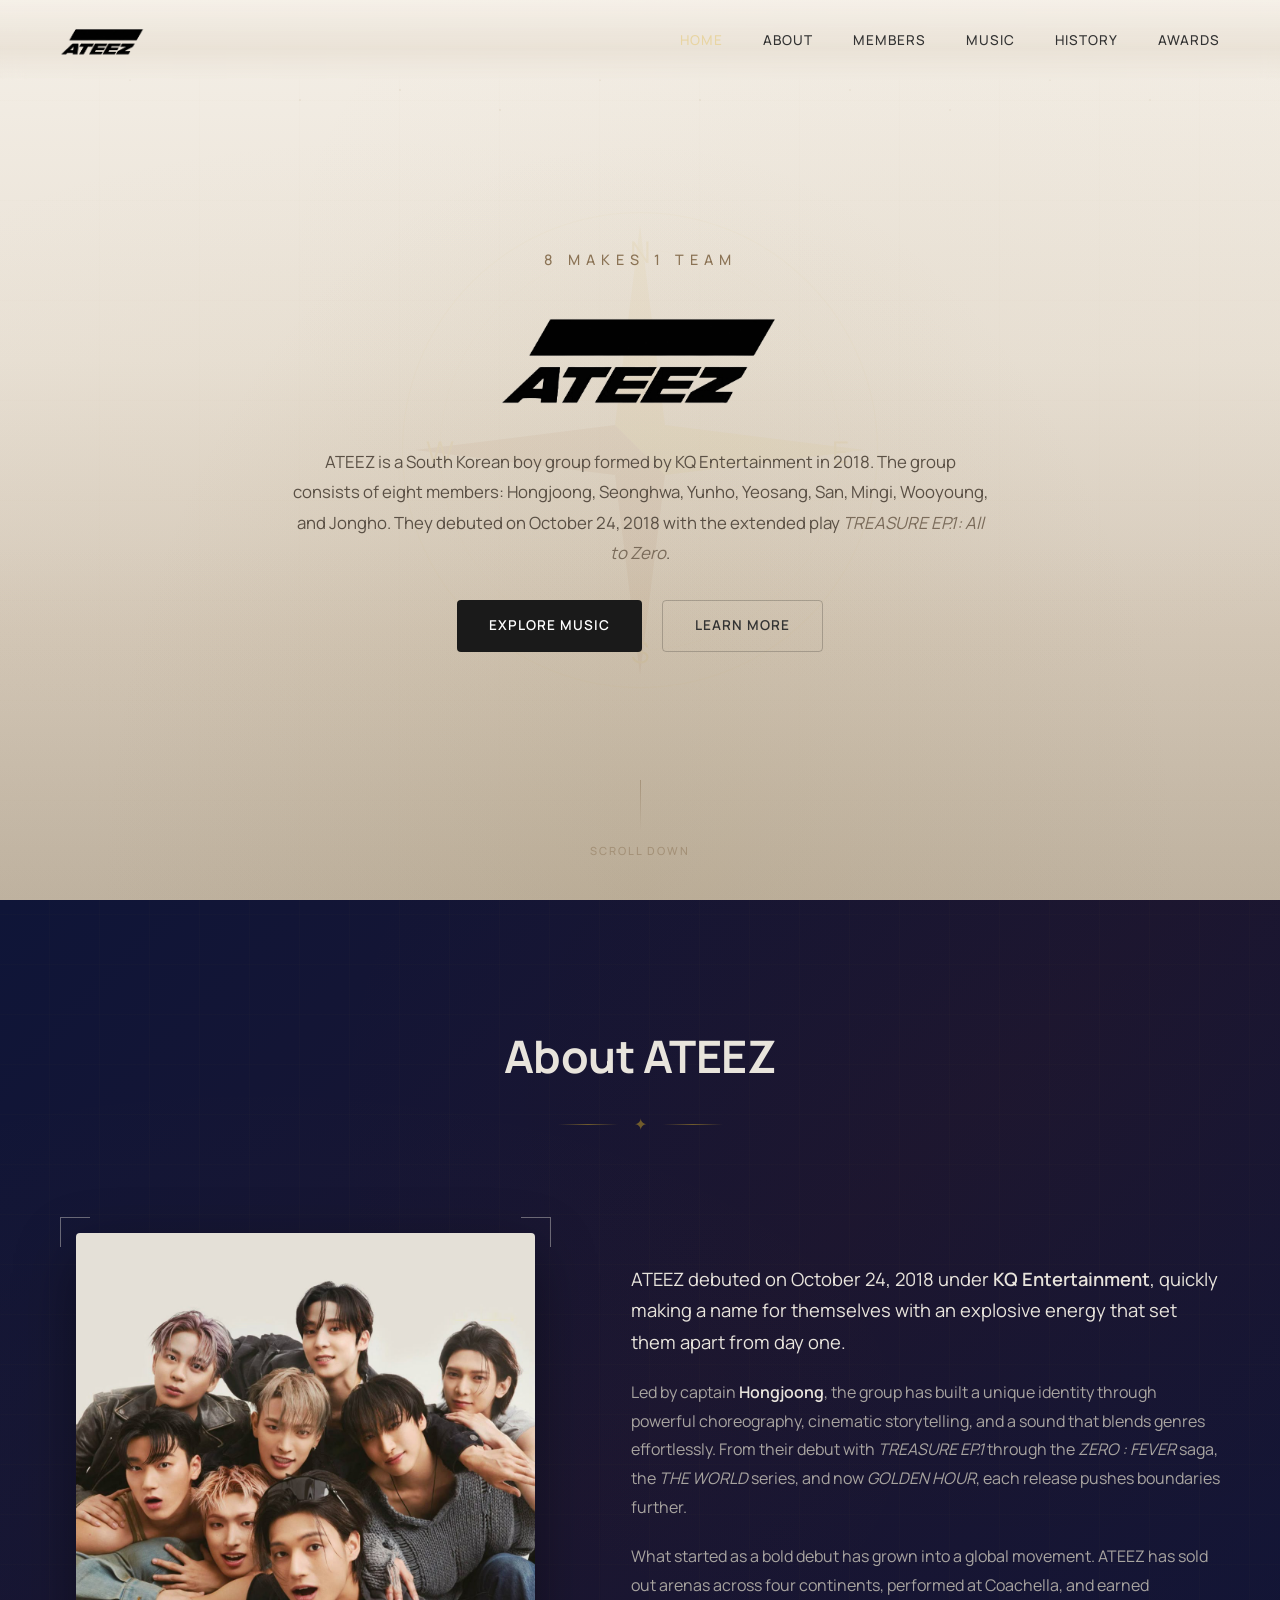
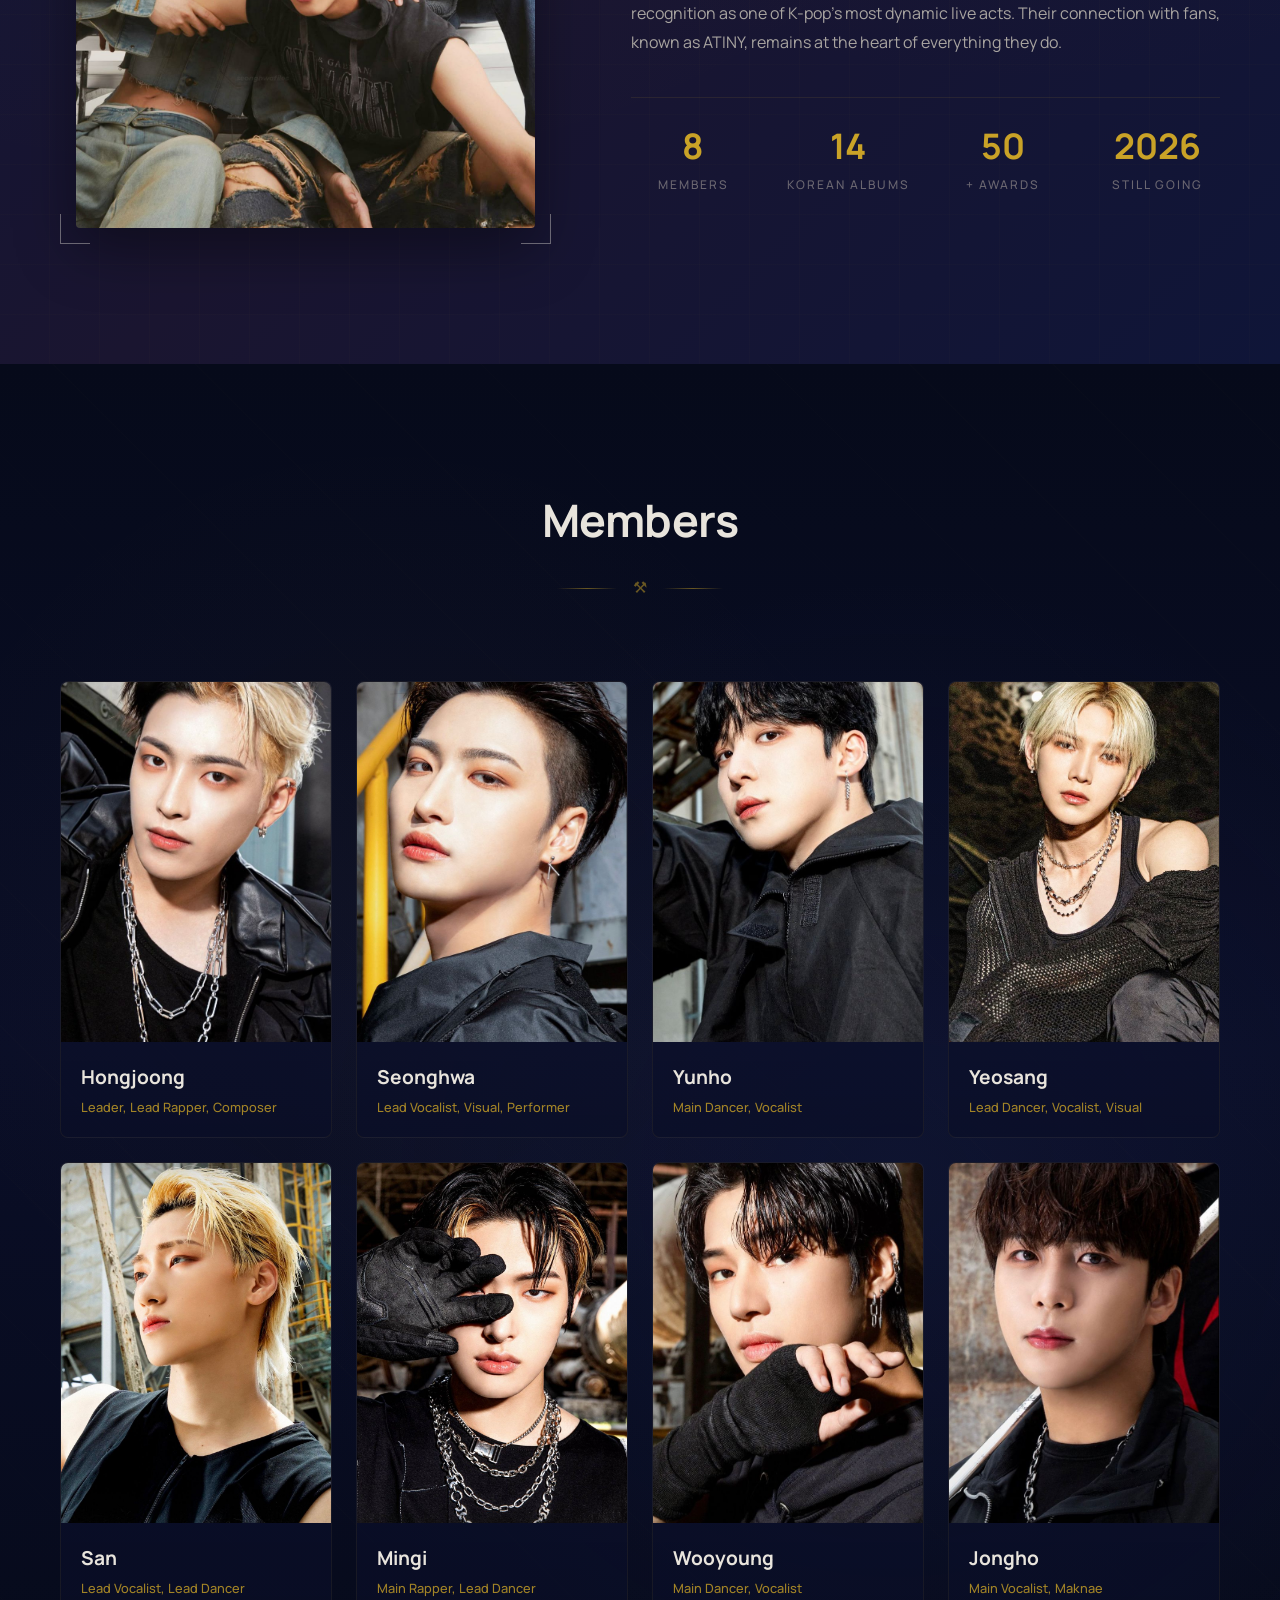
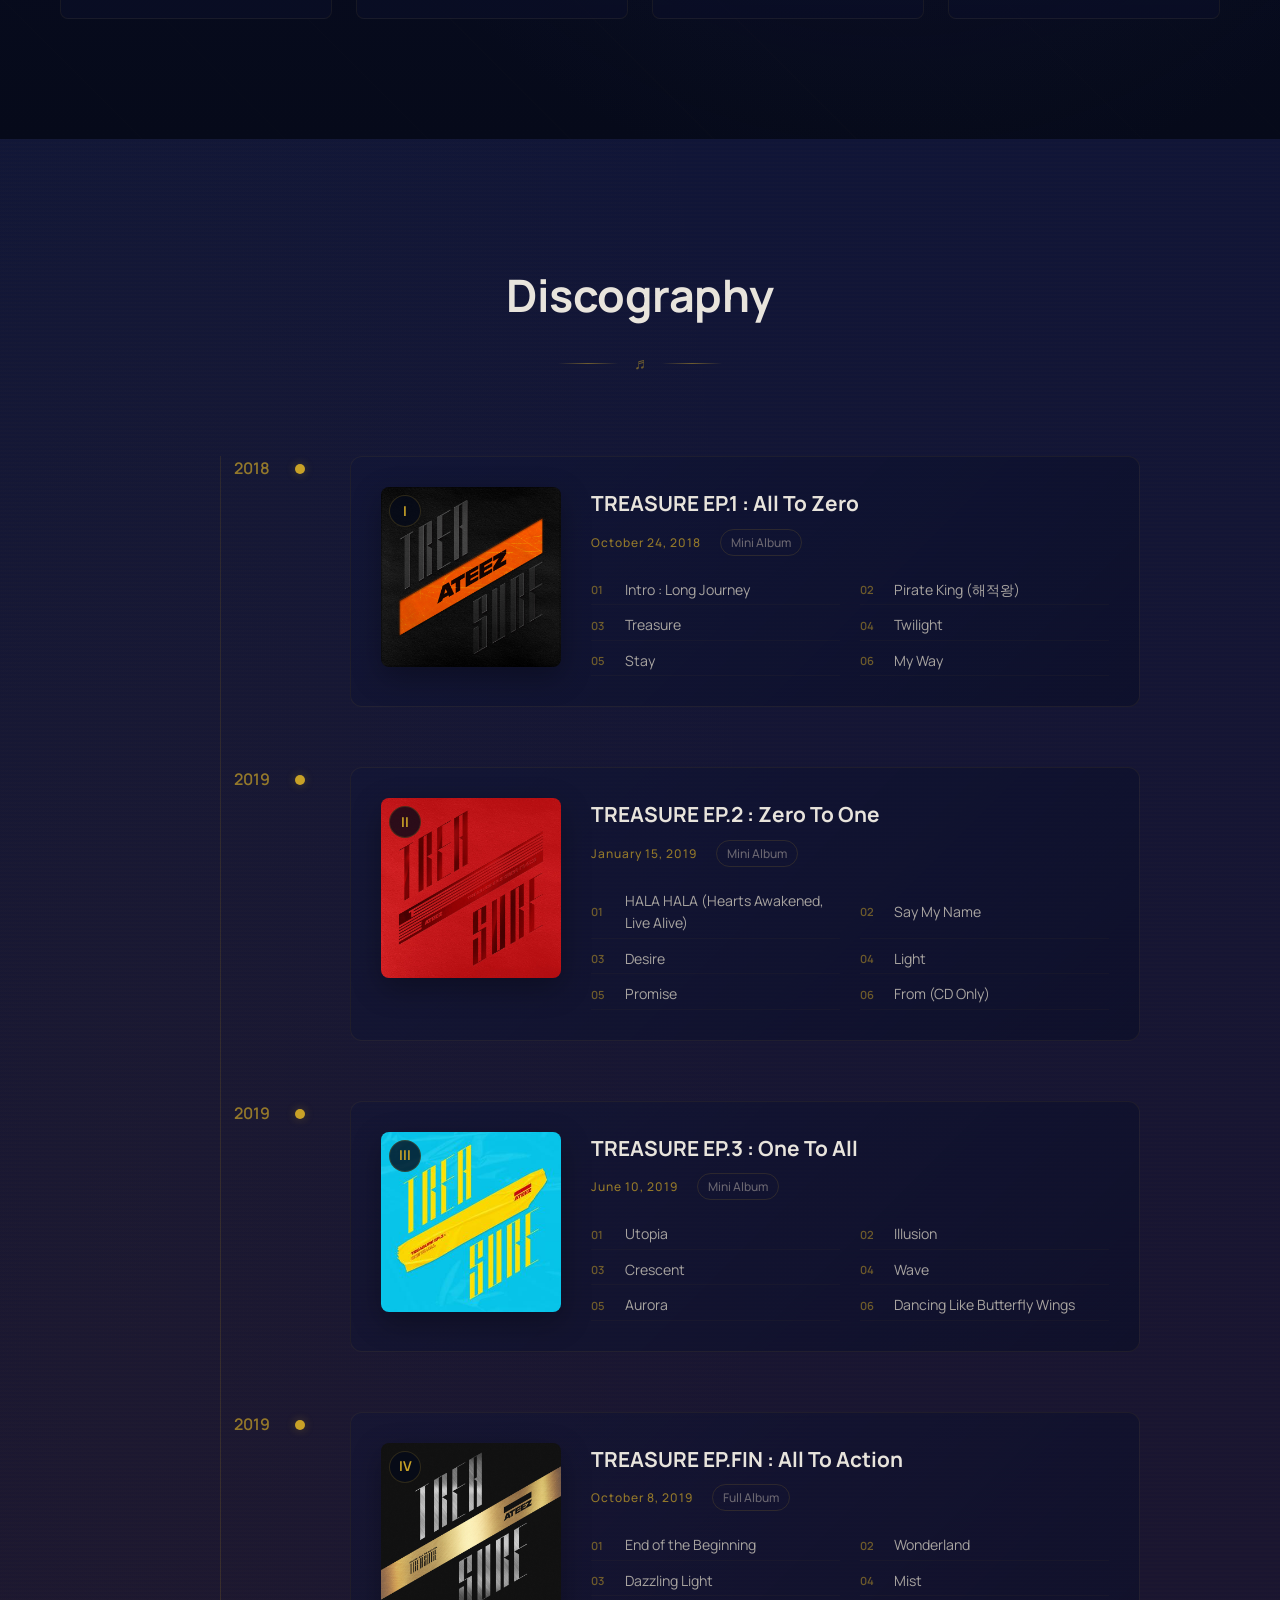
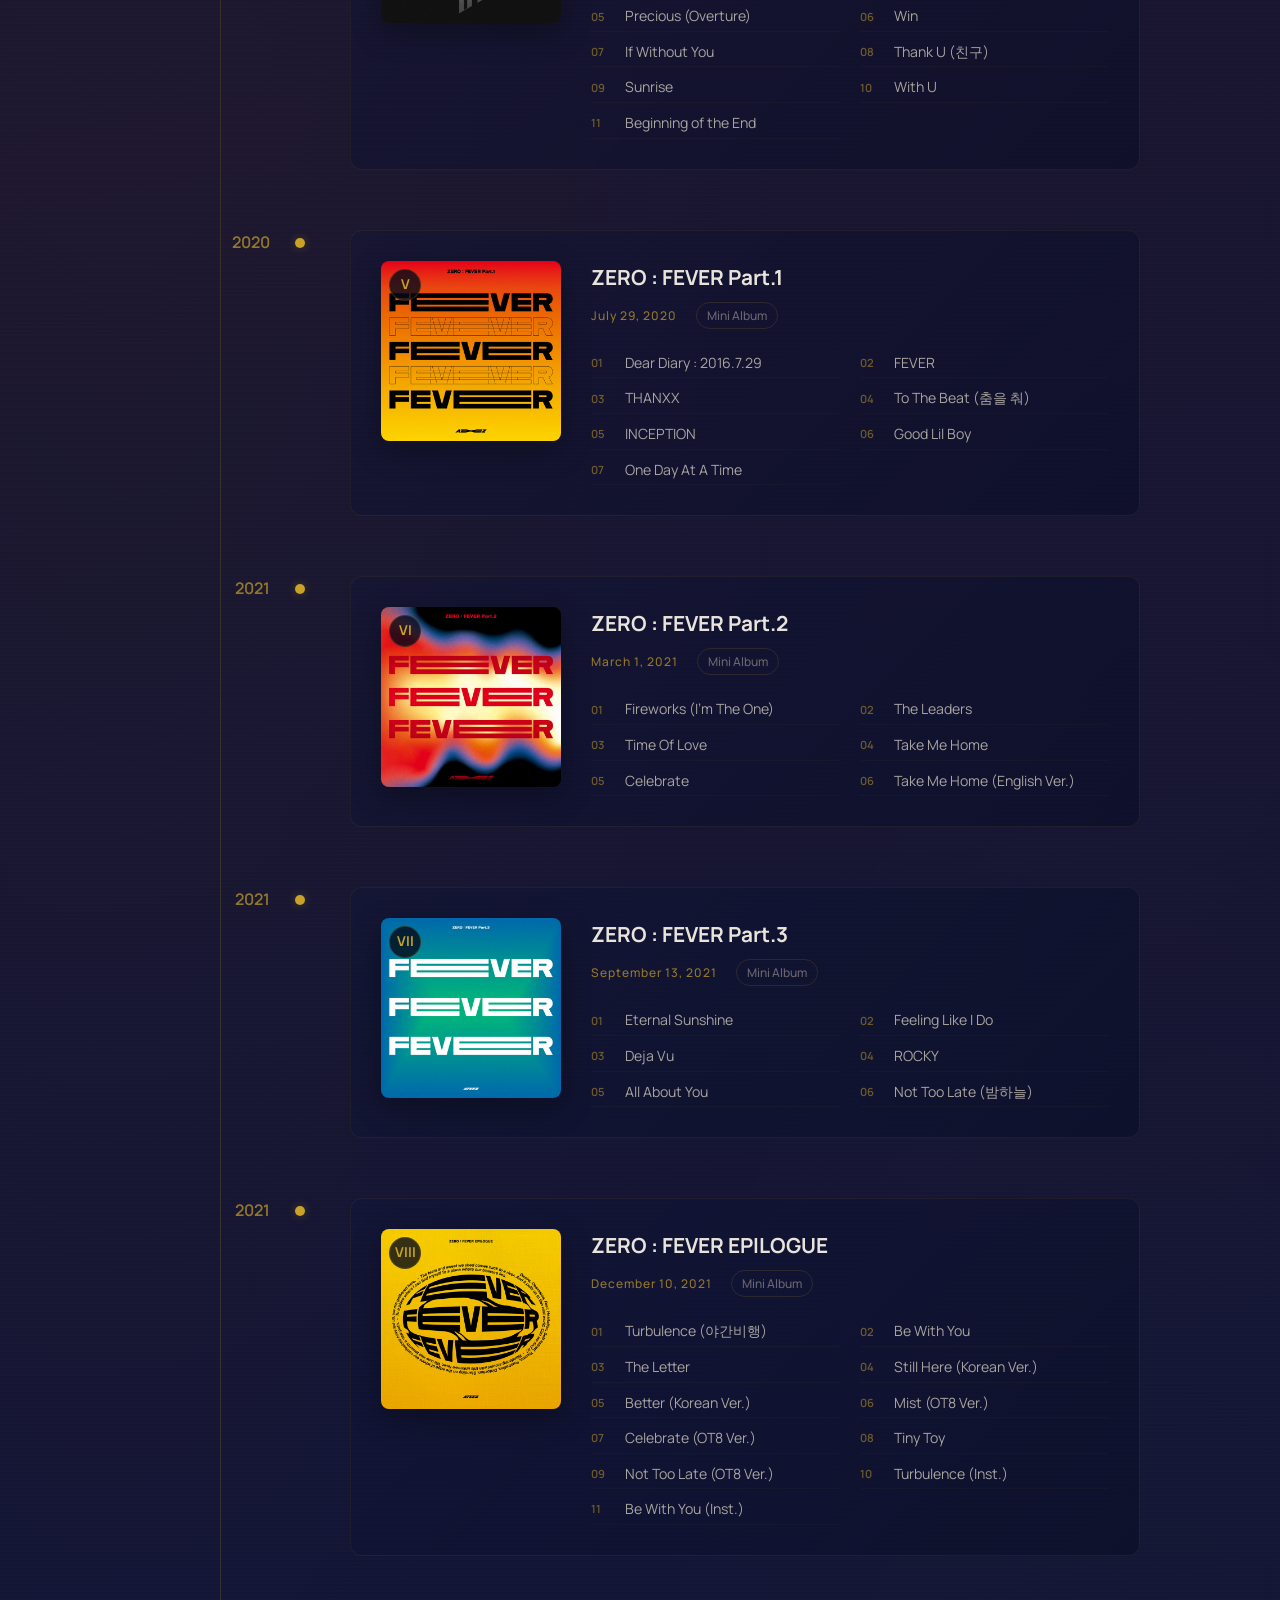
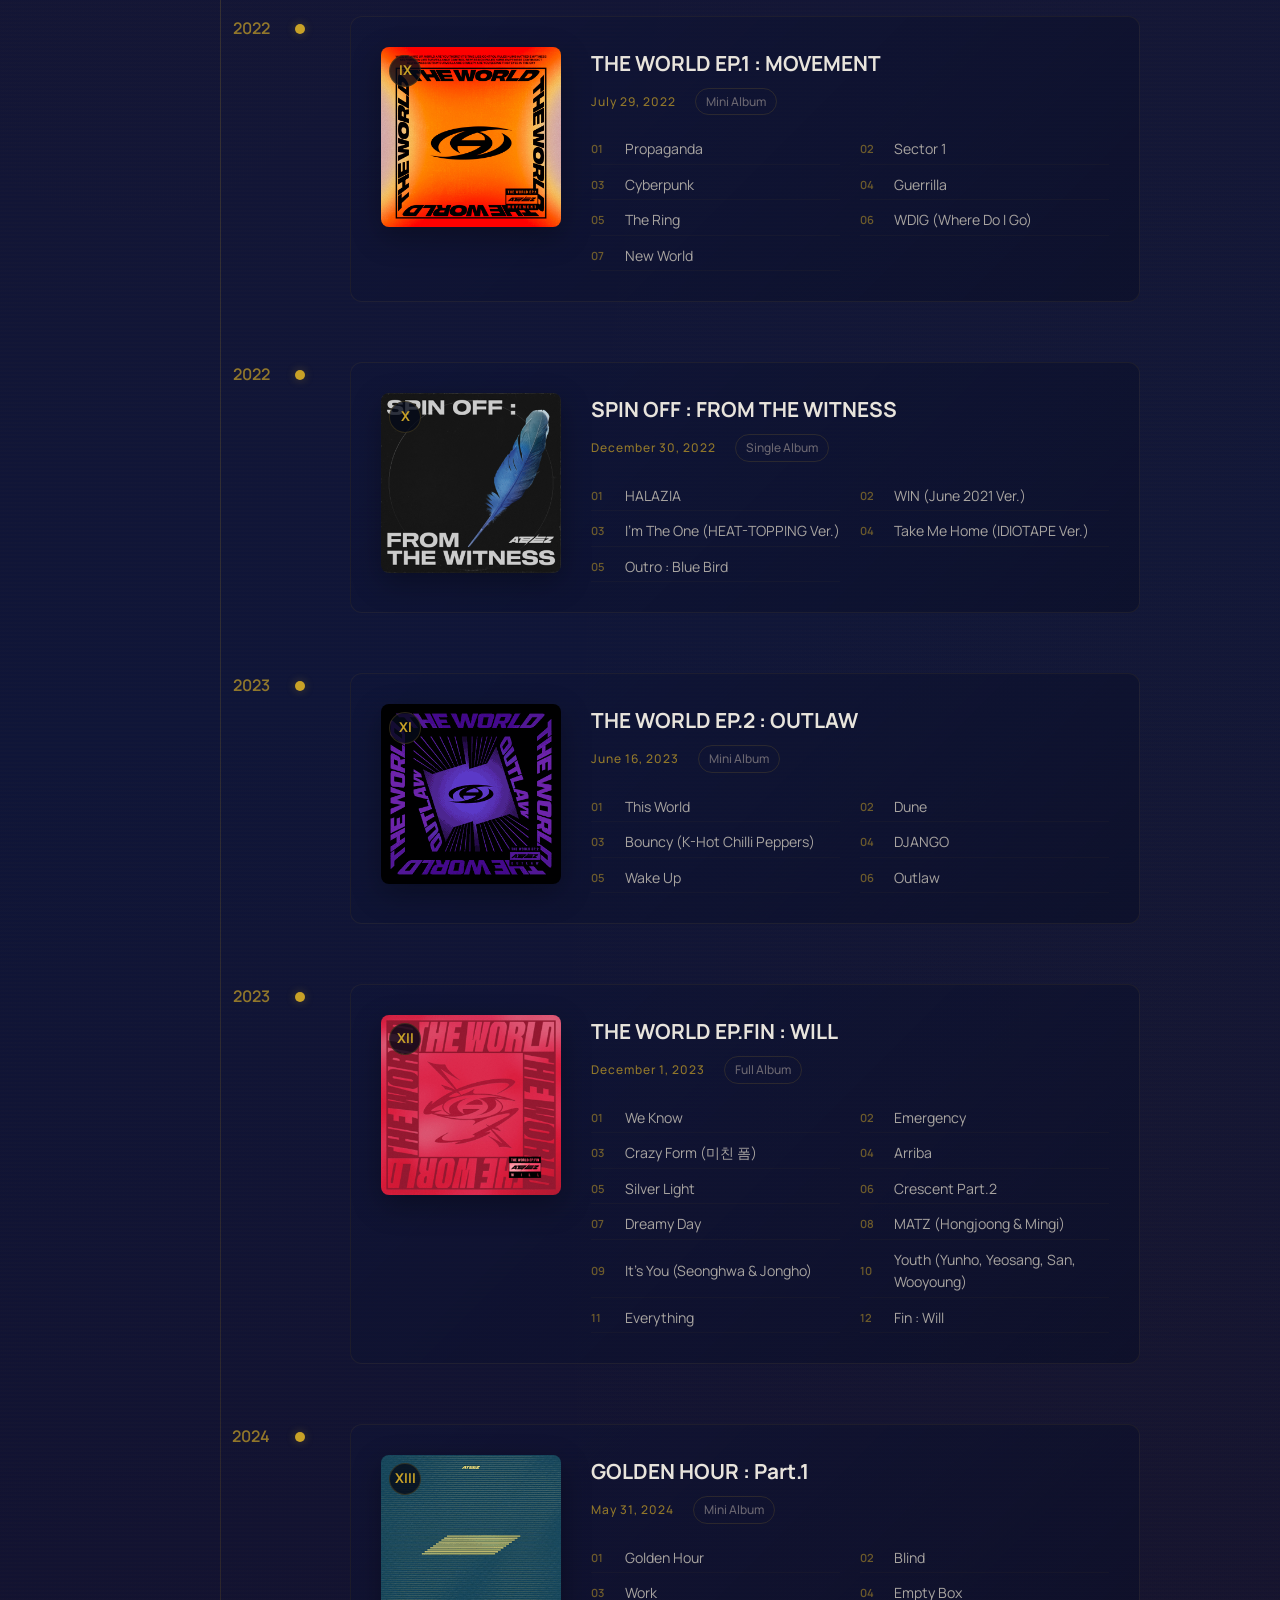
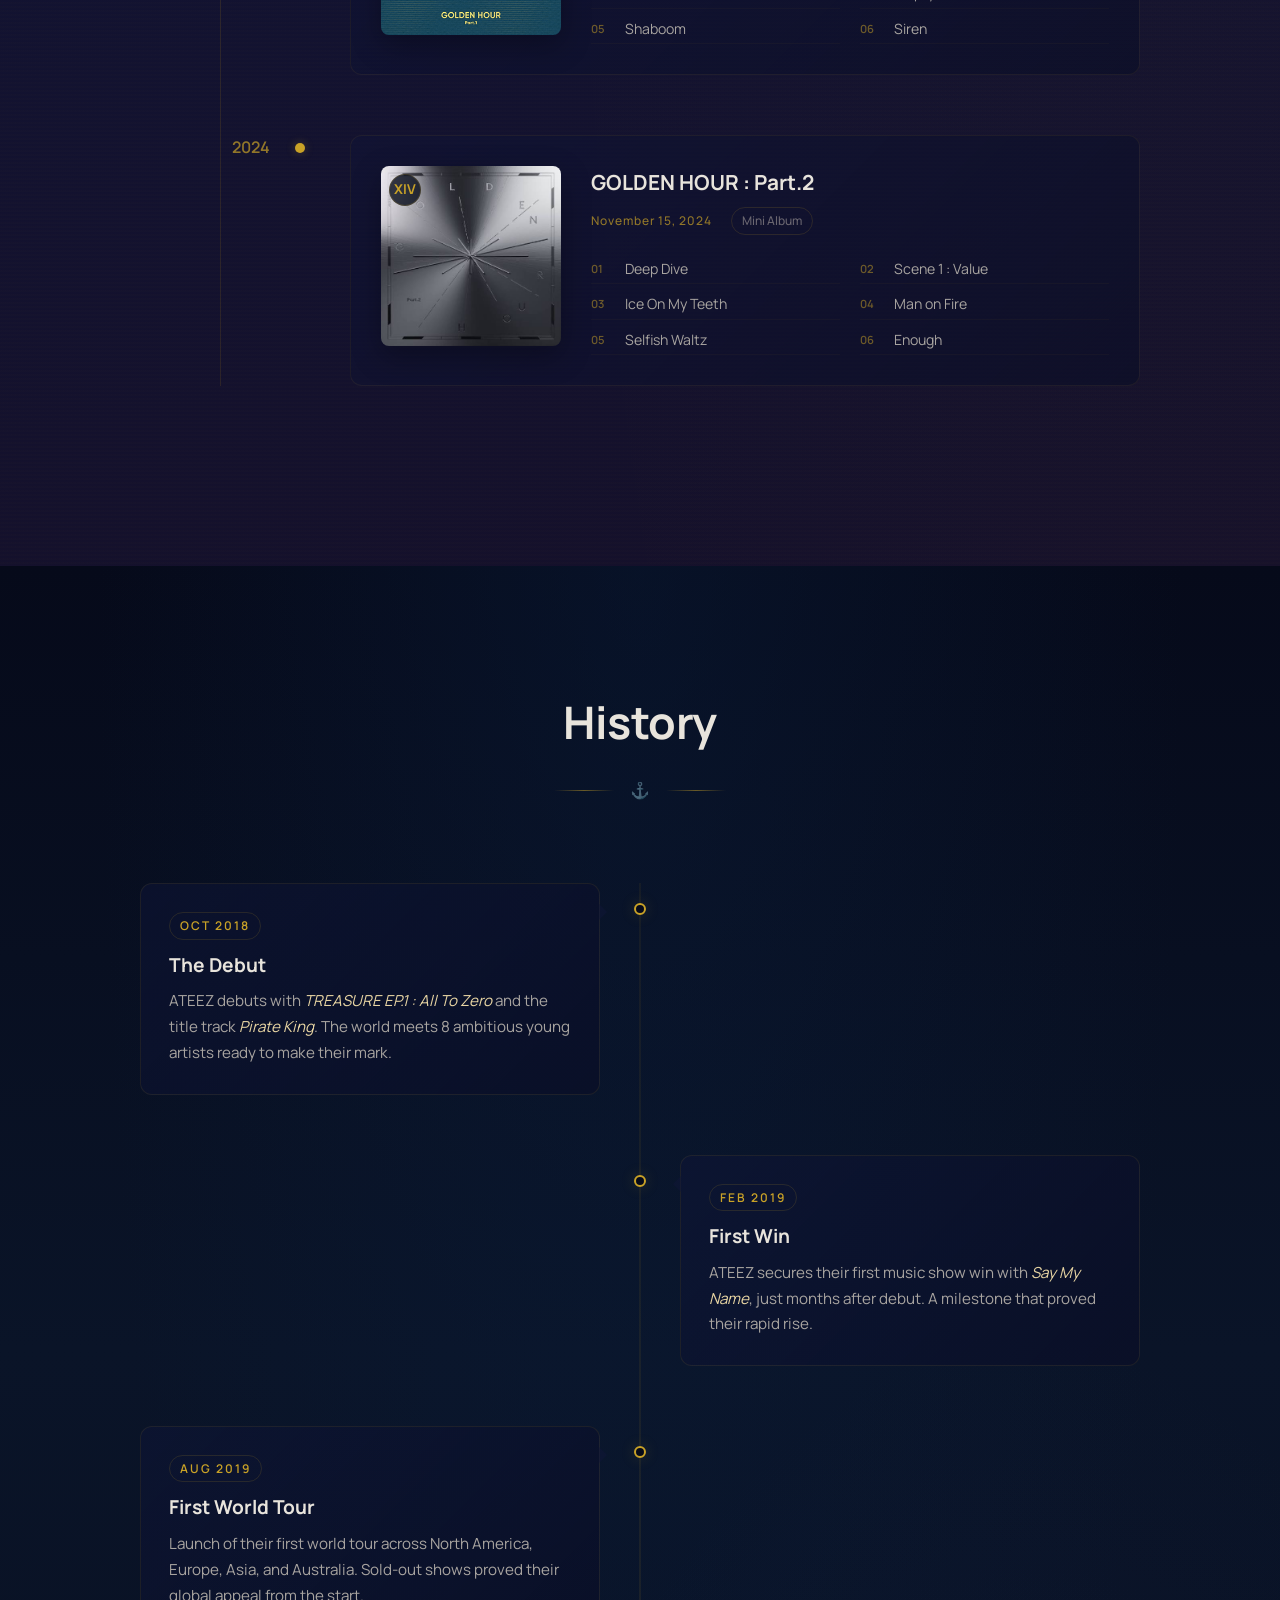
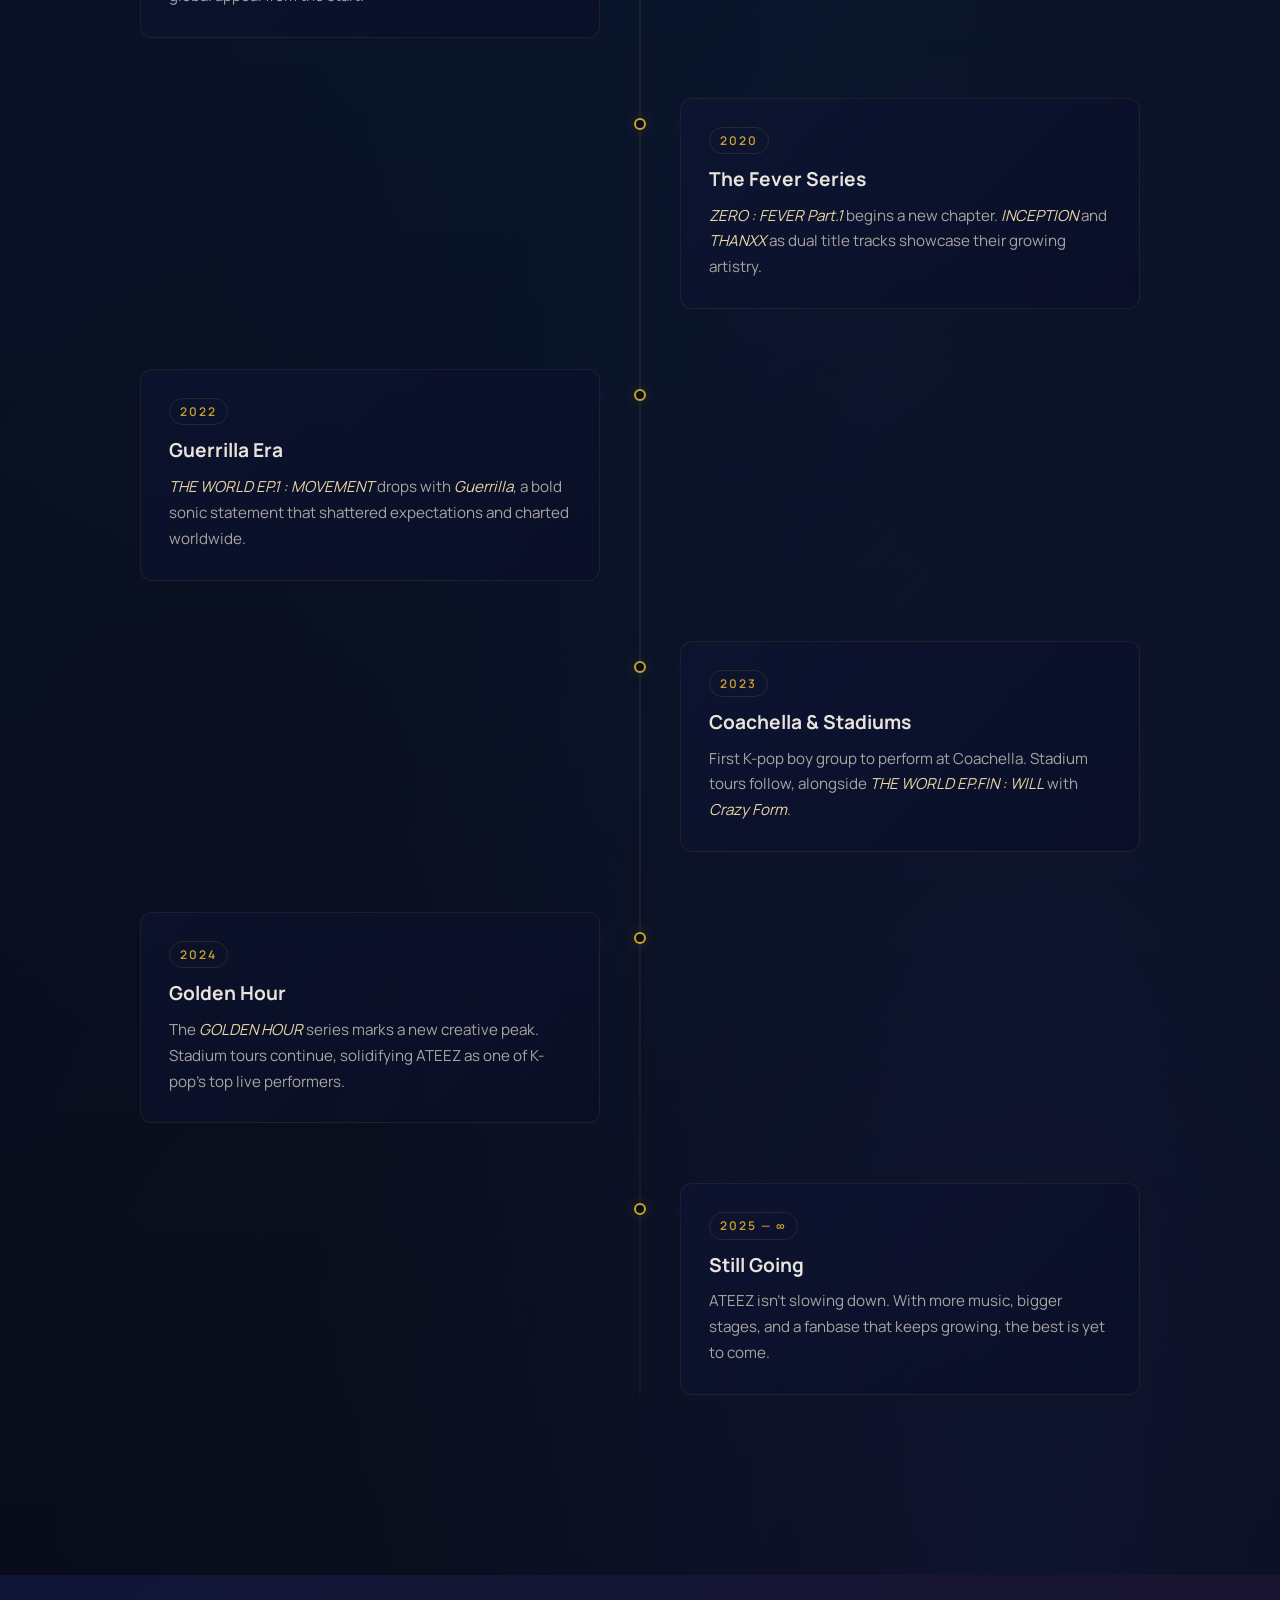
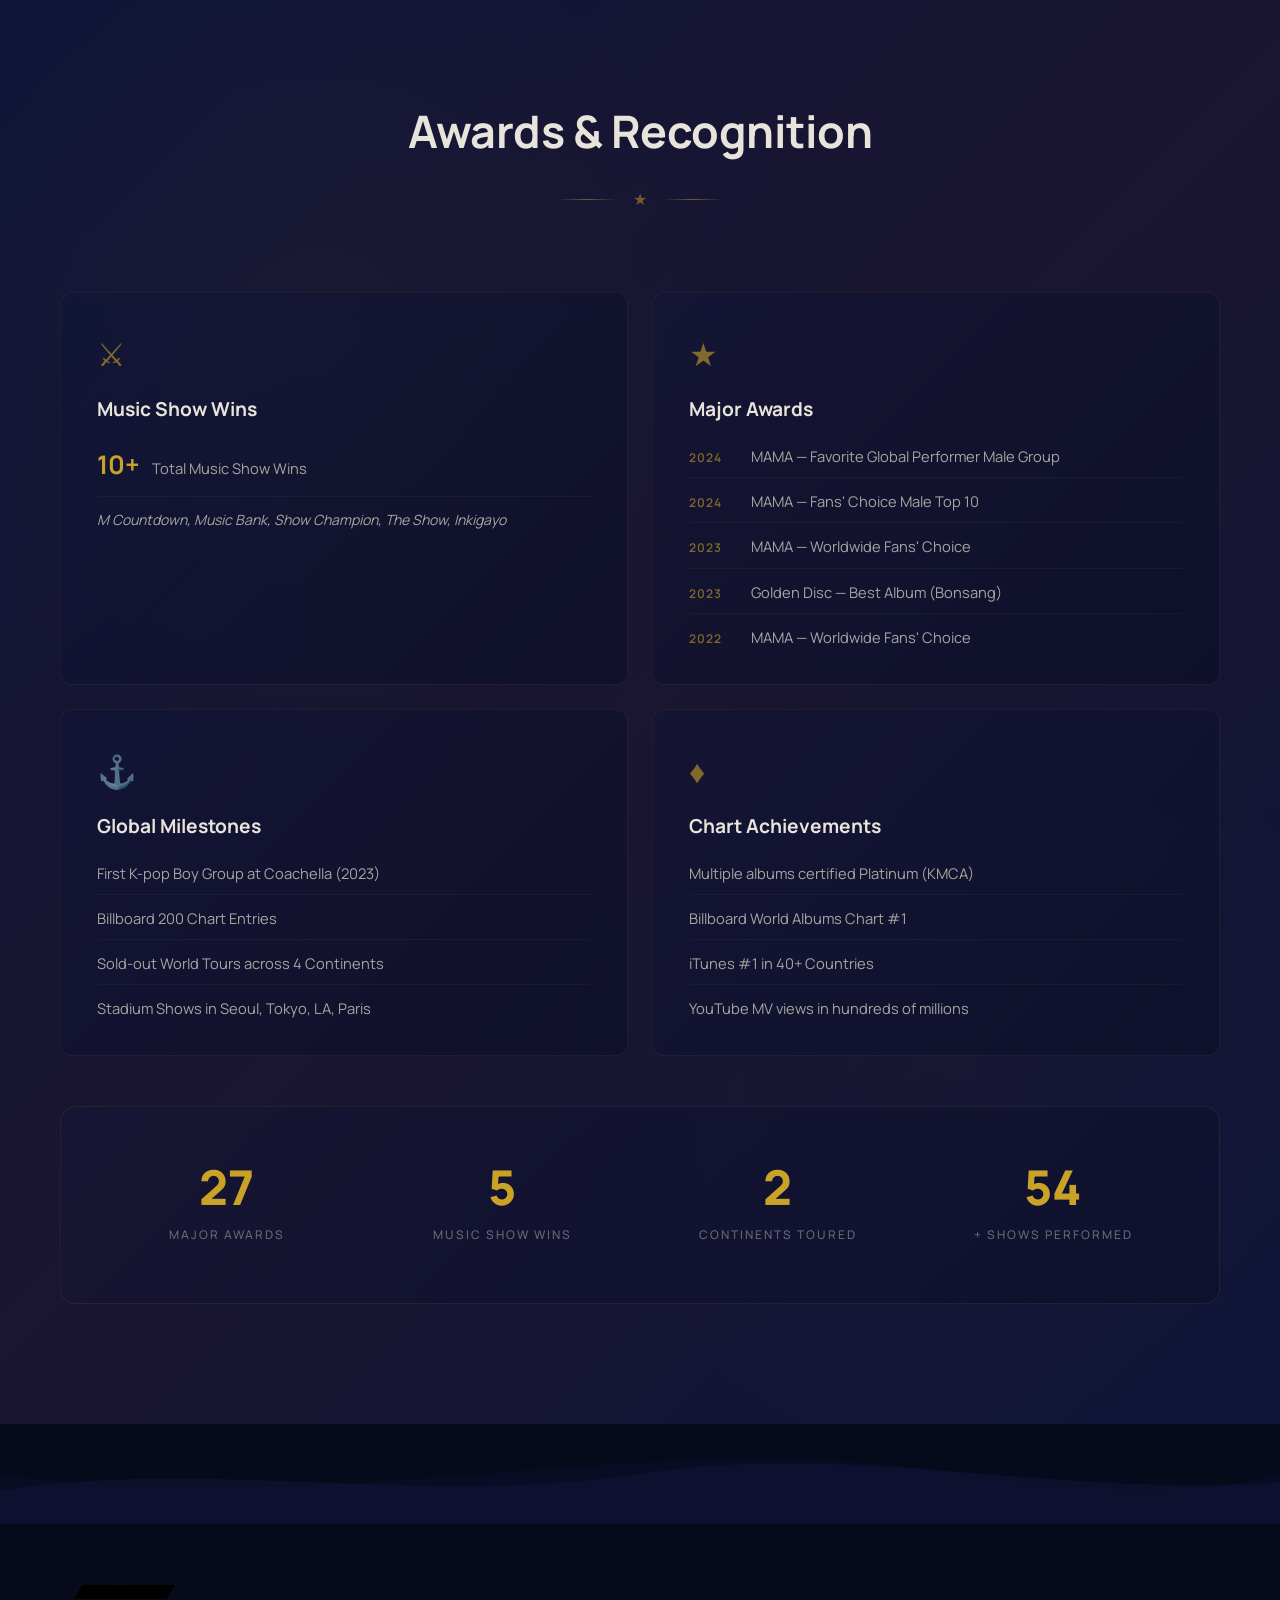
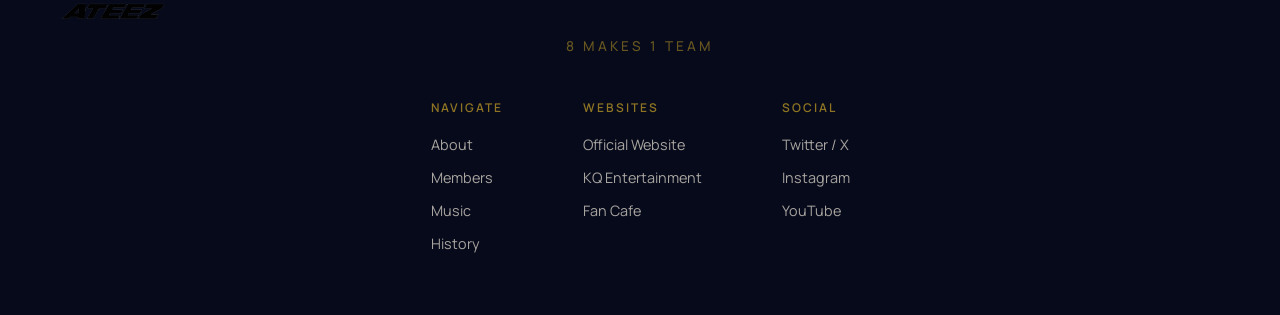
<file: ateez/index.html>
<!DOCTYPE html>
<html lang="en">
<head>
    <meta charset="UTF-8">
    <meta name="viewport" content="width=device-width, initial-scale=1.0">
    <title>ATEEZ <3 </title>
    <link rel="stylesheet" href="css/style.css">
    <link rel="preconnect" href="https://fonts.googleapis.com">
    <link href="https://fonts.googleapis.com/css2?family=Manrope:wght@300;400;500;600;700;800&display=swap" rel="stylesheet">
<base target="_blank">
</head>
<body>

    <nav class="main-nav" id="navbar">
        <div class="nav-brand">
            <img src="img/logo.png" alt="ATEEZ" class="nav-logo">
        </div>
        <ul class="nav-links">
            <li><a href="#hero" class="nav-link">Home</a></li>
            <li><a href="#about" class="nav-link">About</a></li>
            <li><a href="#members" class="nav-link">Members</a></li>
            <li><a href="#discography" class="nav-link">Music</a></li>
            <li><a href="#timeline" class="nav-link">History</a></li>
            <li><a href="#awards" class="nav-link">Awards</a></li>
        </ul>
    </nav>

    <section class="hero" id="hero">
        <div class="hero-bg-layer layer-stars"></div>
        <div class="hero-bg-layer layer-ocean"></div>
        <div class="hero-bg-layer layer-map-grid"></div>
        <div class="hero-bg-layer layer-fog"></div>

        <div class="compass-rose">
            <svg viewBox="0 0 200 200" class="compass-svg">
                <circle cx="100" cy="100" r="95" fill="none" stroke="#c9a227" stroke-width="0.5" opacity="0.3"/>
                <circle cx="100" cy="100" r="80" fill="none" stroke="#c9a227" stroke-width="0.3" opacity="0.2"/>
                <path d="M100 10 L110 90 L100 100 L90 90 Z" fill="#c9a227" opacity="0.6"/>
                <path d="M100 190 L90 110 L100 100 L110 110 Z" fill="#8b4513" opacity="0.6"/>
                <path d="M10 100 L90 90 L100 100 L90 110 Z" fill="#8b4513" opacity="0.6"/>
                <path d="M190 100 L110 110 L100 100 L110 90 Z" fill="#c9a227" opacity="0.6"/>
                <text x="100" y="25" text-anchor="middle" fill="#c9a227" font-size="12" font-family="Manrope">N</text>
                <text x="100" y="185" text-anchor="middle" fill="#c9a227" font-size="12" font-family="Manrope">S</text>
                <text x="20" y="105" text-anchor="middle" fill="#c9a227" font-size="12" font-family="Manrope">W</text>
                <text x="180" y="105" text-anchor="middle" fill="#c9a227" font-size="12" font-family="Manrope">E</text>
            </svg>
        </div>

        <div class="hero-content">
            <div class="hero-subtitle scroll-reveal">8 Makes 1 Team</div>
            <h1 class="hero-title scroll-reveal">
                <img src="img/logo.png" alt="ATEEZ" class="hero-logo-img">
            </h1>
            <p class="hero-description scroll-reveal">
                ATEEZ is a South Korean boy group formed by KQ Entertainment in 2018. The group consists of eight members: Hongjoong, Seonghwa, Yunho, Yeosang, San, Mingi, Wooyoung, and Jongho. They debuted on October 24, 2018 with the extended play <em>TREASURE EP.1: All to Zero</em>.
            </p>
            
            <div class="hero-cta scroll-reveal">
                <a href="#discography" class="btn btn-primary">Explore Music</a>
                <a href="#about" class="btn btn-secondary">Learn More</a>
            </div>
        </div>

        <div class="scroll-indicator">
            <div class="scroll-line"></div>
            <span class="scroll-text">Scroll Down</span>
        </div>
    </section>

    <section class="about" id="about">
        <div class="section-bg texture-parchment"></div>
        <div class="container">
            <div class="section-header scroll-reveal">
                <h2 class="section-title">About ATEEZ</h2>
                <div class="section-divider">
                    <span class="divider-line"></span>
                    <span class="divider-icon">&#10022;</span>
                    <span class="divider-line"></span>
                </div>
            </div>

            <div class="about-grid">
                <div class="about-image scroll-reveal">
                    <div class="image-frame">
                        <img src="img/group/ateez-group.jpg" alt="ATEEZ Group Photo" class="about-img">
                        <div class="frame-corner tl"></div>
                        <div class="frame-corner tr"></div>
                        <div class="frame-corner bl"></div>
                        <div class="frame-corner br"></div>
                    </div>
                </div>

                <div class="about-content scroll-reveal">
                    <div class="about-text">
                        <p class="lead">
                            ATEEZ debuted on October 24, 2018 under <strong>KQ Entertainment</strong>,
                            quickly making a name for themselves with an explosive energy that
                            set them apart from day one.
                        </p>
                        <p>
                            Led by captain <strong>Hongjoong</strong>, the group has built a
                            unique identity through powerful choreography, cinematic storytelling,
                            and a sound that blends genres effortlessly. From their debut with
                            <em>TREASURE EP.1</em> through the <em>ZERO : FEVER</em> saga,
                            the <em>THE WORLD</em> series, and now <em>GOLDEN HOUR</em>,
                            each release pushes boundaries further.
                        </p>
                        <p>
                            What started as a bold debut has grown into a global movement.
                            ATEEZ has sold out arenas across four continents, performed at
                            Coachella, and earned recognition as one of K-pop's most dynamic
                            live acts. Their connection with fans, known as ATINY, remains
                            at the heart of everything they do.
                        </p>
                    </div>

                    <div class="about-stats">
                        <div class="stat-item">
                            <span class="stat-number" data-count="8">0</span>
                            <span class="stat-label">Members</span>
                        </div>
                        <div class="stat-item">
                            <span class="stat-number" data-count="14">0</span>
                            <span class="stat-label">Korean Albums</span>
                        </div>
                        <div class="stat-item">
                            <span class="stat-number" data-count="50">0</span>
                            <span class="stat-label">+ Awards</span>
                        </div>
                        <div class="stat-item">
                            <span class="stat-number" data-count="2026">0</span>
                            <span class="stat-label">Still Going</span>
                        </div>
                    </div>
                </div>
            </div>
        </div>
    </section>

    <section class="members" id="members">
        <div class="section-bg texture-dark-map"></div>
        <div class="container">
            <div class="section-header scroll-reveal">
                <h2 class="section-title">Members</h2>
                <div class="section-divider">
                    <span class="divider-line"></span>
                    <span class="divider-icon">&#9874;</span>
                    <span class="divider-line"></span>
                </div>
            </div>

            <div class="members-grid">
                <div class="member-card scroll-reveal" data-delay="0">
                    <div class="member-image">
                        <img src="img/members/hongjoong.jpg" alt="Hongjoong">
                        <div class="member-overlay">
                            <span class="member-birth">Nov 7, 1998</span>
                        </div>
                    </div>
                    <div class="member-details">
                        <h3 class="member-name">Hongjoong</h3>
                        <p class="member-position">Leader, Lead Rapper, Composer</p>
                    </div>
                </div>

                <div class="member-card scroll-reveal" data-delay="100">
                    <div class="member-image">
                        <img src="img/members/seonghwa.jpg" alt="Seonghwa">
                        <div class="member-overlay">
                            <span class="member-birth">Apr 3, 1998</span>
                        </div>
                    </div>
                    <div class="member-details">
                        <h3 class="member-name">Seonghwa</h3>
                        <p class="member-position">Lead Vocalist, Visual, Performer</p>
                    </div>
                </div>

                <div class="member-card scroll-reveal" data-delay="200">
                    <div class="member-image">
                        <img src="img/members/yunho.jpg" alt="Yunho">
                        <div class="member-overlay">
                            <span class="member-birth">Mar 23, 1999</span>
                        </div>
                    </div>
                    <div class="member-details">
                        <h3 class="member-name">Yunho</h3>
                        <p class="member-position">Main Dancer, Vocalist</p>
                    </div>
                </div>

                <div class="member-card scroll-reveal" data-delay="300">
                    <div class="member-image">
                        <img src="img/members/yeosang.jpg" alt="Yeosang">
                        <div class="member-overlay">
                            <span class="member-birth">Jun 15, 1999</span>
                        </div>
                    </div>
                    <div class="member-details">
                        <h3 class="member-name">Yeosang</h3>
                        <p class="member-position">Lead Dancer, Vocalist, Visual</p>
                    </div>
                </div>

                <div class="member-card scroll-reveal" data-delay="400">
                    <div class="member-image">
                        <img src="img/members/san.jpg" alt="San">
                        <div class="member-overlay">
                            <span class="member-birth">Jul 10, 1999</span>
                        </div>
                    </div>
                    <div class="member-details">
                        <h3 class="member-name">San</h3>
                        <p class="member-position">Lead Vocalist, Lead Dancer</p>
                    </div>
                </div>

                <div class="member-card scroll-reveal" data-delay="500">
                    <div class="member-image">
                        <img src="img/members/mingi.jpg" alt="Mingi">
                        <div class="member-overlay">
                            <span class="member-birth">Aug 9, 1999</span>
                        </div>
                    </div>
                    <div class="member-details">
                        <h3 class="member-name">Mingi</h3>
                        <p class="member-position">Main Rapper, Lead Dancer</p>
                    </div>
                </div>

                <div class="member-card scroll-reveal" data-delay="600">
                    <div class="member-image">
                        <img src="img/members/wooyoung.jpg" alt="Wooyoung">
                        <div class="member-overlay">
                            <span class="member-birth">Nov 26, 1999</span>
                        </div>
                    </div>
                    <div class="member-details">
                        <h3 class="member-name">Wooyoung</h3>
                        <p class="member-position">Main Dancer, Vocalist</p>
                    </div>
                </div>

                <div class="member-card scroll-reveal" data-delay="700">
                    <div class="member-image">
                        <img src="img/members/jongho.jpg" alt="Jongho">
                        <div class="member-overlay">
                            <span class="member-birth">Oct 12, 2000</span>
                        </div>
                    </div>
                    <div class="member-details">
                        <h3 class="member-name">Jongho</h3>
                        <p class="member-position">Main Vocalist, Maknae</p>
                    </div>
                </div>
            </div>
        </div>
    </section>

    <section class="discography" id="discography">
        <div class="section-bg texture-aged-paper"></div>
        <div class="container">
            <div class="section-header scroll-reveal">
                <h2 class="section-title">Discography</h2>
                <div class="section-divider">
                    <span class="divider-line"></span>
                    <span class="divider-icon">&#9836;</span>
                    <span class="divider-line"></span>
                </div>
            </div>

            <div class="albums-timeline">
                <div class="album-item scroll-reveal">
                    <div class="album-marker">
                        <span class="marker-year">2018</span>
                        <div class="marker-dot"></div>
                    </div>
                    <div class="album-card">
                        <div class="album-cover">
                            <img src="img/albums/treasure-ep1.jpg" alt="TREASURE EP.1">
                            <div class="album-number">I</div>
                        </div>
                        <div class="album-info">
                            <h3 class="album-title">TREASURE EP.1 : All To Zero</h3>
                            <span class="album-date">October 24, 2018</span>
                            <span class="album-type">Mini Album</span>
                            <ul class="tracklist">
                                <li><span class="track-num">01</span> Intro : Long Journey</li>
                                <li><span class="track-num">02</span> Pirate King (해적왕)</li>
                                <li><span class="track-num">03</span> Treasure</li>
                                <li><span class="track-num">04</span> Twilight</li>
                                <li><span class="track-num">05</span> Stay</li>
                                <li><span class="track-num">06</span> My Way</li>
                            </ul>
                        </div>
                    </div>
                </div>

                <div class="album-item scroll-reveal">
                    <div class="album-marker">
                        <span class="marker-year">2019</span>
                        <div class="marker-dot"></div>
                    </div>
                    <div class="album-card">
                        <div class="album-cover">
                            <img src="img/albums/treasure-ep2.jpg" alt="TREASURE EP.2">
                            <div class="album-number">II</div>
                        </div>
                        <div class="album-info">
                            <h3 class="album-title">TREASURE EP.2 : Zero To One</h3>
                            <span class="album-date">January 15, 2019</span>
                            <span class="album-type">Mini Album</span>
                            <ul class="tracklist">
                                <li><span class="track-num">01</span> HALA HALA (Hearts Awakened, Live Alive)</li>
                                <li><span class="track-num">02</span> Say My Name</li>
                                <li><span class="track-num">03</span> Desire</li>
                                <li><span class="track-num">04</span> Light</li>
                                <li><span class="track-num">05</span> Promise</li>
                                <li><span class="track-num">06</span> From (CD Only)</li>
                            </ul>
                        </div>
                    </div>
                </div>

                <div class="album-item scroll-reveal">
                    <div class="album-marker">
                        <span class="marker-year">2019</span>
                        <div class="marker-dot"></div>
                    </div>
                    <div class="album-card">
                        <div class="album-cover">
                            <img src="img/albums/treasure-ep3.jpg" alt="TREASURE EP.3">
                            <div class="album-number">III</div>
                        </div>
                        <div class="album-info">
                            <h3 class="album-title">TREASURE EP.3 : One To All</h3>
                            <span class="album-date">June 10, 2019</span>
                            <span class="album-type">Mini Album</span>
                            <ul class="tracklist">
                                <li><span class="track-num">01</span> Utopia</li>
                                <li><span class="track-num">02</span> Illusion</li>
                                <li><span class="track-num">03</span> Crescent</li>
                                <li><span class="track-num">04</span> Wave</li>
                                <li><span class="track-num">05</span> Aurora</li>
                                <li><span class="track-num">06</span> Dancing Like Butterfly Wings</li>
                            </ul>
                        </div>
                    </div>
                </div>

                <div class="album-item scroll-reveal">
                    <div class="album-marker">
                        <span class="marker-year">2019</span>
                        <div class="marker-dot"></div>
                    </div>
                    <div class="album-card">
                        <div class="album-cover">
                            <img src="img/albums/treasure-epfin.jpg" alt="TREASURE EP.FIN">
                            <div class="album-number">IV</div>
                        </div>
                        <div class="album-info">
                            <h3 class="album-title">TREASURE EP.FIN : All To Action</h3>
                            <span class="album-date">October 8, 2019</span>
                            <span class="album-type">Full Album</span>
                            <ul class="tracklist">
                                <li><span class="track-num">01</span> End of the Beginning</li>
                                <li><span class="track-num">02</span> Wonderland</li>
                                <li><span class="track-num">03</span> Dazzling Light</li>
                                <li><span class="track-num">04</span> Mist</li>
                                <li><span class="track-num">05</span> Precious (Overture)</li>
                                <li><span class="track-num">06</span> Win</li>
                                <li><span class="track-num">07</span> If Without You</li>
                                <li><span class="track-num">08</span> Thank U (친구)</li>
                                <li><span class="track-num">09</span> Sunrise</li>
                                <li><span class="track-num">10</span> With U</li>
                                <li><span class="track-num">11</span> Beginning of the End</li>
                            </ul>
                        </div>
                    </div>
                </div>

                <div class="album-item scroll-reveal">
                    <div class="album-marker">
                        <span class="marker-year">2020</span>
                        <div class="marker-dot"></div>
                    </div>
                    <div class="album-card">
                        <div class="album-cover">
                            <img src="img/albums/fever-part1.jpg" alt="ZERO : FEVER Part.1">
                            <div class="album-number">V</div>
                        </div>
                        <div class="album-info">
                            <h3 class="album-title">ZERO : FEVER Part.1</h3>
                            <span class="album-date">July 29, 2020</span>
                            <span class="album-type">Mini Album</span>
                            <ul class="tracklist">
                                <li><span class="track-num">01</span> Dear Diary : 2016.7.29</li>
                                <li><span class="track-num">02</span> FEVER</li>
                                <li><span class="track-num">03</span> THANXX</li>
                                <li><span class="track-num">04</span> To The Beat (춤을 춰)</li>
                                <li><span class="track-num">05</span> INCEPTION</li>
                                <li><span class="track-num">06</span> Good Lil Boy</li>
                                <li><span class="track-num">07</span> One Day At A Time</li>
                            </ul>
                        </div>
                    </div>
                </div>

                <div class="album-item scroll-reveal">
                    <div class="album-marker">
                        <span class="marker-year">2021</span>
                        <div class="marker-dot"></div>
                    </div>
                    <div class="album-card">
                        <div class="album-cover">
                            <img src="img/albums/fever-part2.jpg" alt="ZERO : FEVER Part.2">
                            <div class="album-number">VI</div>
                        </div>
                        <div class="album-info">
                            <h3 class="album-title">ZERO : FEVER Part.2</h3>
                            <span class="album-date">March 1, 2021</span>
                            <span class="album-type">Mini Album</span>
                            <ul class="tracklist">
                                <li><span class="track-num">01</span> Fireworks (I'm The One)</li>
                                <li><span class="track-num">02</span> The Leaders</li>
                                <li><span class="track-num">03</span> Time Of Love</li>
                                <li><span class="track-num">04</span> Take Me Home</li>
                                <li><span class="track-num">05</span> Celebrate</li>
                                <li><span class="track-num">06</span> Take Me Home (English Ver.)</li>
                            </ul>
                        </div>
                    </div>
                </div>

                <div class="album-item scroll-reveal">
                    <div class="album-marker">
                        <span class="marker-year">2021</span>
                        <div class="marker-dot"></div>
                    </div>
                    <div class="album-card">
                        <div class="album-cover">
                            <img src="img/albums/fever-part3.jpg" alt="ZERO : FEVER Part.3">
                            <div class="album-number">VII</div>
                        </div>
                        <div class="album-info">
                            <h3 class="album-title">ZERO : FEVER Part.3</h3>
                            <span class="album-date">September 13, 2021</span>
                            <span class="album-type">Mini Album</span>
                            <ul class="tracklist">
                                <li><span class="track-num">01</span> Eternal Sunshine</li>
                                <li><span class="track-num">02</span> Feeling Like I Do</li>
                                <li><span class="track-num">03</span> Deja Vu</li>
                                <li><span class="track-num">04</span> ROCKY</li>
                                <li><span class="track-num">05</span> All About You</li>
                                <li><span class="track-num">06</span> Not Too Late (밤하늘)</li>
                            </ul>
                        </div>
                    </div>
                </div>

                <div class="album-item scroll-reveal">
                    <div class="album-marker">
                        <span class="marker-year">2021</span>
                        <div class="marker-dot"></div>
                    </div>
                    <div class="album-card">
                        <div class="album-cover">
                            <img src="img/albums/fever-epilogue.jpg" alt="ZERO : FEVER EPILOGUE">
                            <div class="album-number">VIII</div>
                        </div>
                        <div class="album-info">
                            <h3 class="album-title">ZERO : FEVER EPILOGUE</h3>
                            <span class="album-date">December 10, 2021</span>
                            <span class="album-type">Mini Album</span>
                            <ul class="tracklist">
                                <li><span class="track-num">01</span> Turbulence (야간비행)</li>
                                <li><span class="track-num">02</span> Be With You</li>
                                <li><span class="track-num">03</span> The Letter</li>
                                <li><span class="track-num">04</span> Still Here (Korean Ver.)</li>
                                <li><span class="track-num">05</span> Better (Korean Ver.)</li>
                                <li><span class="track-num">06</span> Mist (OT8 Ver.)</li>
                                <li><span class="track-num">07</span> Celebrate (OT8 Ver.)</li>
                                <li><span class="track-num">08</span> Tiny Toy</li>
                                <li><span class="track-num">09</span> Not Too Late (OT8 Ver.)</li>
                                <li><span class="track-num">10</span> Turbulence (Inst.)</li>
                                <li><span class="track-num">11</span> Be With You (Inst.)</li>
                            </ul>
                        </div>
                    </div>
                </div>

                <div class="album-item scroll-reveal">
                    <div class="album-marker">
                        <span class="marker-year">2022</span>
                        <div class="marker-dot"></div>
                    </div>
                    <div class="album-card">
                        <div class="album-cover">
                            <img src="img/albums/movement.jpg" alt="THE WORLD EP.1 : MOVEMENT">
                            <div class="album-number">IX</div>
                        </div>
                        <div class="album-info">
                            <h3 class="album-title">THE WORLD EP.1 : MOVEMENT</h3>
                            <span class="album-date">July 29, 2022</span>
                            <span class="album-type">Mini Album</span>
                            <ul class="tracklist">
                                <li><span class="track-num">01</span> Propaganda</li>
                                <li><span class="track-num">02</span> Sector 1</li>
                                <li><span class="track-num">03</span> Cyberpunk</li>
                                <li><span class="track-num">04</span> Guerrilla</li>
                                <li><span class="track-num">05</span> The Ring</li>
                                <li><span class="track-num">06</span> WDIG (Where Do I Go)</li>
                                <li><span class="track-num">07</span> New World</li>
                            </ul>
                        </div>
                    </div>
                </div>

                <div class="album-item scroll-reveal">
                    <div class="album-marker">
                        <span class="marker-year">2022</span>
                        <div class="marker-dot"></div>
                    </div>
                    <div class="album-card">
                        <div class="album-cover">
                            <img src="img/albums/from-the-witness.jpg" alt="SPIN OFF : FROM THE WITNESS">
                            <div class="album-number">X</div>
                        </div>
                        <div class="album-info">
                            <h3 class="album-title">SPIN OFF : FROM THE WITNESS</h3>
                            <span class="album-date">December 30, 2022</span>
                            <span class="album-type">Single Album</span>
                            <ul class="tracklist">
                                <li><span class="track-num">01</span> HALAZIA</li>
                                <li><span class="track-num">02</span> WIN (June 2021 Ver.)</li>
                                <li><span class="track-num">03</span> I'm The One (HEAT-TOPPING Ver.)</li>
                                <li><span class="track-num">04</span> Take Me Home (IDIOTAPE Ver.)</li>
                                <li><span class="track-num">05</span> Outro : Blue Bird</li>
                            </ul>
                        </div>
                    </div>
                </div>

                <div class="album-item scroll-reveal">
                    <div class="album-marker">
                        <span class="marker-year">2023</span>
                        <div class="marker-dot"></div>
                    </div>
                    <div class="album-card">
                        <div class="album-cover">
                            <img src="img/albums/outlaw.jpg" alt="THE WORLD EP.2 : OUTLAW">
                            <div class="album-number">XI</div>
                        </div>
                        <div class="album-info">
                            <h3 class="album-title">THE WORLD EP.2 : OUTLAW</h3>
                            <span class="album-date">June 16, 2023</span>
                            <span class="album-type">Mini Album</span>
                            <ul class="tracklist">
                                <li><span class="track-num">01</span> This World</li>
                                <li><span class="track-num">02</span> Dune</li>
                                <li><span class="track-num">03</span> Bouncy (K-Hot Chilli Peppers)</li>
                                <li><span class="track-num">04</span> DJANGO</li>
                                <li><span class="track-num">05</span> Wake Up</li>
                                <li><span class="track-num">06</span> Outlaw</li>
                            </ul>
                        </div>
                    </div>
                </div>

                <div class="album-item scroll-reveal">
                    <div class="album-marker">
                        <span class="marker-year">2023</span>
                        <div class="marker-dot"></div>
                    </div>
                    <div class="album-card">
                        <div class="album-cover">
                            <img src="img/albums/will.jpg" alt="THE WORLD EP.FIN : WILL">
                            <div class="album-number">XII</div>
                        </div>
                        <div class="album-info">
                            <h3 class="album-title">THE WORLD EP.FIN : WILL</h3>
                            <span class="album-date">December 1, 2023</span>
                            <span class="album-type">Full Album</span>
                            <ul class="tracklist">
                                <li><span class="track-num">01</span> We Know</li>
                                <li><span class="track-num">02</span> Emergency</li>
                                <li><span class="track-num">03</span> Crazy Form (미친 폼)</li>
                                <li><span class="track-num">04</span> Arriba</li>
                                <li><span class="track-num">05</span> Silver Light</li>
                                <li><span class="track-num">06</span> Crescent Part.2</li>
                                <li><span class="track-num">07</span> Dreamy Day</li>
                                <li><span class="track-num">08</span> MATZ (Hongjoong & Mingi)</li>
                                <li><span class="track-num">09</span> It's You (Seonghwa & Jongho)</li>
                                <li><span class="track-num">10</span> Youth (Yunho, Yeosang, San, Wooyoung)</li>
                                <li><span class="track-num">11</span> Everything</li>
                                <li><span class="track-num">12</span> Fin : Will</li>
                            </ul>
                        </div>
                    </div>
                </div>

                <div class="album-item scroll-reveal">
                    <div class="album-marker">
                        <span class="marker-year">2024</span>
                        <div class="marker-dot"></div>
                    </div>
                    <div class="album-card">
                        <div class="album-cover">
                            <img src="img/albums/golden-hour-1.jpg" alt="GOLDEN HOUR : Part.1">
                            <div class="album-number">XIII</div>
                        </div>
                        <div class="album-info">
                            <h3 class="album-title">GOLDEN HOUR : Part.1</h3>
                            <span class="album-date">May 31, 2024</span>
                            <span class="album-type">Mini Album</span>
                            <ul class="tracklist">
                                <li><span class="track-num">01</span> Golden Hour</li>
                                <li><span class="track-num">02</span> Blind</li>
                                <li><span class="track-num">03</span> Work</li>
                                <li><span class="track-num">04</span> Empty Box</li>
                                <li><span class="track-num">05</span> Shaboom</li>
                                <li><span class="track-num">06</span> Siren</li>
                            </ul>
                        </div>
                    </div>
                </div>

                <div class="album-item scroll-reveal">
                    <div class="album-marker">
                        <span class="marker-year">2024</span>
                        <div class="marker-dot"></div>
                    </div>
                    <div class="album-card">
                        <div class="album-cover">
                            <img src="img/albums/golden-hour-2.jpg" alt="GOLDEN HOUR : Part.2">
                            <div class="album-number">XIV</div>
                        </div>
                        <div class="album-info">
                            <h3 class="album-title">GOLDEN HOUR : Part.2</h3>
                            <span class="album-date">November 15, 2024</span>
                            <span class="album-type">Mini Album</span>
                            <ul class="tracklist">
                                <li><span class="track-num">01</span> Deep Dive</li>
                                <li><span class="track-num">02</span> Scene 1 : Value</li>
                                <li><span class="track-num">03</span> Ice On My Teeth</li>
                                <li><span class="track-num">04</span> Man on Fire</li>
                                <li><span class="track-num">05</span> Selfish Waltz</li>
                                <li><span class="track-num">06</span> Enough</li>
                            </ul>
                        </div>
                    </div>
                </div>
            </div>
        </div>
    </section>

    <section class="timeline-section" id="timeline">
        <div class="section-bg texture-ocean-depths"></div>
        <div class="container">
            <div class="section-header scroll-reveal">
                <h2 class="section-title">History</h2>
                <div class="section-divider">
                    <span class="divider-line"></span>
                    <span class="divider-icon">&#9875;</span>
                    <span class="divider-line"></span>
                </div>
            </div>

            <div class="timeline">
                <div class="timeline-line"></div>

                <div class="timeline-event scroll-reveal" data-side="left">
                    <div class="timeline-content">
                        <span class="timeline-date">Oct 2018</span>
                        <h3>The Debut</h3>
                        <p>ATEEZ debuts with <em>TREASURE EP.1 : All To Zero</em> and the title track <em>Pirate King</em>. The world meets 8 ambitious young artists ready to make their mark.</p>
                    </div>
                </div>

                <div class="timeline-event scroll-reveal" data-side="right">
                    <div class="timeline-content">
                        <span class="timeline-date">Feb 2019</span>
                        <h3>First Win</h3>
                        <p>ATEEZ secures their first music show win with <em>Say My Name</em>, just months after debut. A milestone that proved their rapid rise.</p>
                    </div>
                </div>

                <div class="timeline-event scroll-reveal" data-side="left">
                    <div class="timeline-content">
                        <span class="timeline-date">Aug 2019</span>
                        <h3>First World Tour</h3>
                        <p>Launch of their first world tour across North America, Europe, Asia, and Australia. Sold-out shows proved their global appeal from the start.</p>
                    </div>
                </div>

                <div class="timeline-event scroll-reveal" data-side="right">
                    <div class="timeline-content">
                        <span class="timeline-date">2020</span>
                        <h3>The Fever Series</h3>
                        <p><em>ZERO : FEVER Part.1</em> begins a new chapter. <em>INCEPTION</em> and <em>THANXX</em> as dual title tracks showcase their growing artistry.</p>
                    </div>
                </div>

                <div class="timeline-event scroll-reveal" data-side="left">
                    <div class="timeline-content">
                        <span class="timeline-date">2022</span>
                        <h3>Guerrilla Era</h3>
                        <p><em>THE WORLD EP.1 : MOVEMENT</em> drops with <em>Guerrilla</em>, a bold sonic statement that shattered expectations and charted worldwide.</p>
                    </div>
                </div>

                <div class="timeline-event scroll-reveal" data-side="right">
                    <div class="timeline-content">
                        <span class="timeline-date">2023</span>
                        <h3>Coachella & Stadiums</h3>
                        <p>First K-pop boy group to perform at Coachella. Stadium tours follow, alongside <em>THE WORLD EP.FIN : WILL</em> with <em>Crazy Form</em>.</p>
                    </div>
                </div>

                <div class="timeline-event scroll-reveal" data-side="left">
                    <div class="timeline-content">
                        <span class="timeline-date">2024</span>
                        <h3>Golden Hour</h3>
                        <p>The <em>GOLDEN HOUR</em> series marks a new creative peak. Stadium tours continue, solidifying ATEEZ as one of K-pop's top live performers.</p>
                    </div>
                </div>

                <div class="timeline-event scroll-reveal" data-side="right">
                    <div class="timeline-content">
                        <span class="timeline-date">2025 &mdash; &infin;</span>
                        <h3>Still Going</h3>
                        <p>ATEEZ isn't slowing down. With more music, bigger stages, and a fanbase that keeps growing, the best is yet to come.</p>
                    </div>
                </div>
            </div>
        </div>
    </section>

    <section class="awards" id="awards">
        <div class="section-bg texture-treasure-map"></div>
        <div class="container">
            <div class="section-header scroll-reveal">
                <h2 class="section-title">Awards & Recognition</h2>
                <div class="section-divider">
                    <span class="divider-line"></span>
                    <span class="divider-icon">&#9733;</span>
                    <span class="divider-line"></span>
                </div>
            </div>

            <div class="awards-grid">
                <div class="award-category scroll-reveal">
                    <div class="award-icon">&#9876;</div>
                    <h3>Music Show Wins</h3>
                    <div class="award-list">
                        <div class="award-item">
                            <span class="award-count">10+</span>
                            <span class="award-name">Total Music Show Wins</span>
                        </div>
                        <div class="award-item">
                            <span class="award-highlight">M Countdown, Music Bank, Show Champion, The Show, Inkigayo</span>
                        </div>
                    </div>
                </div>

                <div class="award-category scroll-reveal">
                    <div class="award-icon">&#9733;</div>
                    <h3>Major Awards</h3>
                    <div class="award-list">
                        <div class="award-item">
                            <span class="award-year">2024</span>
                            <span class="award-name">MAMA &mdash; Favorite Global Performer Male Group</span>
                        </div>
                        <div class="award-item">
                            <span class="award-year">2024</span>
                            <span class="award-name">MAMA &mdash; Fans' Choice Male Top 10</span>
                        </div>
                        <div class="award-item">
                            <span class="award-year">2023</span>
                            <span class="award-name">MAMA &mdash; Worldwide Fans' Choice</span>
                        </div>
                        <div class="award-item">
                            <span class="award-year">2023</span>
                            <span class="award-name">Golden Disc &mdash; Best Album (Bonsang)</span>
                        </div>
                        <div class="award-item">
                            <span class="award-year">2022</span>
                            <span class="award-name">MAMA &mdash; Worldwide Fans' Choice</span>
                        </div>
                    </div>
                </div>

                <div class="award-category scroll-reveal">
                    <div class="award-icon">&#9875;</div>
                    <h3>Global Milestones</h3>
                    <div class="award-list">
                        <div class="award-item">
                            <span class="award-name">First K-pop Boy Group at Coachella (2023)</span>
                        </div>
                        <div class="award-item">
                            <span class="award-name">Billboard 200 Chart Entries</span>
                        </div>
                        <div class="award-item">
                            <span class="award-name">Sold-out World Tours across 4 Continents</span>
                        </div>
                        <div class="award-item">
                            <span class="award-name">Stadium Shows in Seoul, Tokyo, LA, Paris</span>
                        </div>
                    </div>
                </div>

                <div class="award-category scroll-reveal">
                    <div class="award-icon">&#9830;</div>
                    <h3>Chart Achievements</h3>
                    <div class="award-list">
                        <div class="award-item">
                            <span class="award-name">Multiple albums certified Platinum (KMCA)</span>
                        </div>
                        <div class="award-item">
                            <span class="award-name">Billboard World Albums Chart #1</span>
                        </div>
                        <div class="award-item">
                            <span class="award-name">iTunes #1 in 40+ Countries</span>
                        </div>
                        <div class="award-item">
                            <span class="award-name">YouTube MV views in hundreds of millions</span>
                        </div>
                    </div>
                </div>
            </div>

            <div class="awards-total scroll-reveal">
                <div class="total-item">
                    <span class="total-number" data-count="50">0</span>
                    <span class="total-label">Major Awards</span>
                </div>
                <div class="total-item">
                    <span class="total-number" data-count="10">0</span>
                    <span class="total-label">Music Show Wins</span>
                </div>
                <div class="total-item">
                    <span class="total-number" data-count="4">0</span>
                    <span class="total-label">Continents Toured</span>
                </div>
                <div class="total-item">
                    <span class="total-number" data-count="100">0</span>
                    <span class="total-label">+ Shows Performed</span>
                </div>
            </div>
        </div>
    </section>

    <footer class="main-footer">
        <div class="footer-waves">
            <svg viewBox="0 0 1440 120" preserveAspectRatio="none">
                <path d="M0,60 C360,120 720,0 1080,60 C1260,90 1380,80 1440,60 L1440,120 L0,120 Z" fill="#0a0e27" opacity="0.8"/>
                <path d="M0,80 C240,40 480,100 720,60 C960,20 1200,90 1440,70 L1440,120 L0,120 Z" fill="#0f1538" opacity="0.6"/>
            </svg>
        </div>
        <div class="footer-content">
            <div class="footer-brand">
                <img src="img/logo.png" alt="ATEEZ" class="footer-logo-img">
                <p class="footer-tagline">8 Makes 1 Team</p>
            </div>
            <div class="footer-links">
                <div class="footer-col">
                    <h4>Navigate</h4>
                    <a href="#about">About</a>
                    <a href="#members">Members</a>
                    <a href="#discography">Music</a>
                    <a href="#timeline">History</a>
                </div>
                <div class="footer-col">
                    <h4>Websites</h4>
                    <a href="https://ateez.kqent.com/" target="_blank" rel="noopener">Official Website</a>
                    <a href="https://kqent.com/" target="_blank" rel="noopener">KQ Entertainment</a>
                    <a href="https://m.cafe.daum.net/ATEEZ/_rec" target="_blank" rel="noopener">Fan Cafe</a>
                </div>
                <div class="footer-col">
                    <h4>Social</h4>
                    <a href="https://x.com/ATEEZofficial" target="_blank" rel="noopener">Twitter / X</a>
                    <a href="https://www.instagram.com/ateez_official_/?hl=en" target="_blank" rel="noopener">Instagram</a>
                    <a href="https://www.youtube.com/channel/UC2e4Ukj5Pfr7cb3KpJAFBdQ" target="_blank" rel="noopener">YouTube</a>
                </div>
            </div>
        </div>
    </footer>

    <script src="js/main.js"></script>
</body>
</html>
</file>
<file: ateez/css/style.css>
:root {
    --navy-deep: #060a1a;
    --navy-dark: #0a0e27;
    --navy-mid: #0f1538;
    --navy-light: #1a2047;
    --navy-accent: #252d5c;
    --accent: #c9a227;
    --accent-bright: #d4af37;
    --accent-pale: #e8d5a3;
    --accent-dark: #8b6914;
    --text-primary: #e8e4dc;
    --text-secondary: #a8a4a0;
    --text-muted: #6a6670;
    --font-body: 'Manrope', sans-serif;
    --transition-smooth: all 0.4s cubic-bezier(0.25, 0.46, 0.45, 0.94);
}

*, *::before, *::after {
    margin: 0;
    padding: 0;
    box-sizing: border-box;
}

html {
    scroll-behavior: smooth;
    font-size: 16px;
}

body {
    font-family: var(--font-body);
    background: var(--navy-deep);
    color: var(--text-primary);
    overflow-x: hidden;
    line-height: 1.6;
    font-weight: 400;
}

a {
    text-decoration: none;
    color: inherit;
}

ul {
    list-style: none;
}

img {
    max-width: 100%;
    display: block;
}

.container {
    max-width: 1400px;
    margin: 0 auto;
    padding: 0 60px;
}

.texture-parchment {
    background: 
        radial-gradient(ellipse at 20% 50%, rgba(201, 162, 39, 0.02) 0%, transparent 50%),
        radial-gradient(ellipse at 80% 20%, rgba(139, 69, 19, 0.03) 0%, transparent 50%),
        repeating-linear-gradient(90deg, transparent, transparent 49px, rgba(201, 162, 39, 0.015) 49px, rgba(201, 162, 39, 0.015) 50px),
        repeating-linear-gradient(0deg, transparent, transparent 49px, rgba(201, 162, 39, 0.015) 49px, rgba(201, 162, 39, 0.015) 50px),
        linear-gradient(135deg, #0f1538 0%, #1a1530 50%, #0f1538 100%);
}

.texture-dark-map {
    background: 
        radial-gradient(circle at 30% 40%, rgba(201, 162, 39, 0.03) 0%, transparent 40%),
        radial-gradient(circle at 70% 60%, rgba(37, 45, 92, 0.2) 0%, transparent 50%),
        repeating-linear-gradient(45deg, transparent, transparent 100px, rgba(201, 162, 39, 0.008) 100px, rgba(201, 162, 39, 0.008) 101px),
        linear-gradient(180deg, #060a1a 0%, #0a0e27 50%, #060a1a 100%);
}

.texture-aged-paper {
    background: 
        radial-gradient(ellipse at 10% 20%, rgba(139, 105, 20, 0.04) 0%, transparent 40%),
        radial-gradient(ellipse at 90% 80%, rgba(201, 162, 39, 0.02) 0%, transparent 40%),
        repeating-linear-gradient(0deg, transparent, transparent 2px, rgba(201, 162, 39, 0.01) 2px, rgba(201, 162, 39, 0.01) 4px),
        linear-gradient(170deg, #0f1538 0%, #1a1530 30%, #0f1538 70%, #15102a 100%);
}

.texture-ocean-depths {
    background: 
        radial-gradient(ellipse at 50% 0%, rgba(10, 30, 60, 0.4) 0%, transparent 60%),
        radial-gradient(ellipse at 20% 100%, rgba(201, 162, 39, 0.02) 0%, transparent 40%),
        radial-gradient(ellipse at 80% 100%, rgba(37, 45, 92, 0.3) 0%, transparent 50%),
        linear-gradient(180deg, #060a1a 0%, #0a1428 30%, #060a1a 100%);
}

.texture-treasure-map {
    background: 
        radial-gradient(circle at 25% 25%, rgba(201, 162, 39, 0.03) 0%, transparent 30%),
        radial-gradient(circle at 75% 75%, rgba(139, 105, 20, 0.02) 0%, transparent 30%),
        linear-gradient(135deg, #0f1538 0%, #1a1530 50%, #0f1538 100%);
}

section {
    position: relative;
    padding: 120px 0;
    min-height: 100vh;
}

.section-bg {
    position: absolute;
    inset: 0;
    z-index: 0;
}

section > .container {
    position: relative;
    z-index: 1;
}

.section-header {
    text-align: center;
    margin-bottom: 80px;
}

.section-title {
    font-family: var(--font-body);
    font-size: 2.8rem;
    font-weight: 700;
    color: var(--text-primary);
    margin-bottom: 20px;
    letter-spacing: -0.5px;
}

.section-divider {
    display: flex;
    align-items: center;
    justify-content: center;
    gap: 16px;
}

.divider-line {
    width: 60px;
    height: 1px;
    background: linear-gradient(90deg, transparent, var(--accent), transparent);
    opacity: 0.5;
}

.divider-icon {
    color: var(--accent);
    font-size: 1rem;
    opacity: 0.5;
}

.scroll-reveal {
    opacity: 0;
    transform: translateY(40px);
    transition: opacity 0.8s ease, transform 0.8s ease;
}

.scroll-reveal.revealed {
    opacity: 1;
    transform: translateY(0);
}

.main-nav {
    position: fixed;
    top: 0;
    left: 0;
    right: 0;
    z-index: 1000;
    display: flex;
    align-items: center;
    justify-content: space-between;
    padding: 0 60px;
    height: 80px;
    background: linear-gradient(180deg, rgba(245, 240, 232, 0.95) 0%, rgba(232, 224, 212, 0.85) 60%, transparent 100%);
    backdrop-filter: blur(10px);
    transition: var(--transition-smooth);
}

.main-nav.scrolled {
    background: rgba(245, 240, 232, 0.98);
    box-shadow: 0 2px 20px rgba(0, 0, 0, 0.08);
    height: 70px;
}

.nav-brand {
    display: flex;
    align-items: center;
}

.nav-logo {
    height: 36px;
    width: auto;
    object-fit: contain;
}

.nav-links {
    display: flex;
    gap: 40px;
}

.nav-link {
    font-family: var(--font-body);
    font-size: 0.85rem;
    font-weight: 500;
    letter-spacing: 1px;
    text-transform: uppercase;
    color: #333;
    position: relative;
    padding: 8px 0;
    transition: var(--transition-smooth);
}

.nav-link::after {
    content: '';
    position: absolute;
    bottom: 0;
    left: 0;
    width: 0;
    height: 1px;
    background: var(--accent);
    transition: var(--transition-smooth);
}

.nav-link:hover {
    color: #000;
}

.nav-link:hover::after {
    width: 100%;
}

.nav-link.active {
    color: var(--accent-dark);
}

.hero {
    min-height: 100vh;
    display: flex;
    align-items: center;
    justify-content: center;
    position: relative;
    overflow: hidden;
    padding: 0;
    background: linear-gradient(180deg, #f5f0e8 0%, #e8e0d4 40%, #d4c8b8 70%, #c4b8a8 100%);
}

.hero-bg-layer {
    position: absolute;
    inset: 0;
}

.layer-stars {
    background: 
        radial-gradient(1px 1px at 20px 30px, rgba(180,160,120,0.4), transparent),
        radial-gradient(1px 1px at 40px 70px, rgba(180,160,120,0.3), transparent),
        radial-gradient(1px 1px at 90px 40px, rgba(180,160,120,0.4), transparent),
        radial-gradient(1px 1px at 130px 80px, rgba(180,160,120,0.3), transparent),
        radial-gradient(1px 1px at 160px 20px, rgba(180,160,120,0.4), transparent),
        radial-gradient(1px 1px at 250px 60px, rgba(180,160,120,0.3), transparent),
        radial-gradient(1px 1px at 300px 100px, rgba(180,160,120,0.4), transparent),
        radial-gradient(1px 1px at 350px 30px, rgba(180,160,120,0.3), transparent),
        radial-gradient(1px 1px at 400px 90px, rgba(180,160,120,0.4), transparent),
        radial-gradient(1px 1px at 450px 50px, rgba(180,160,120,0.3), transparent),
        radial-gradient(1px 1px at 500px 110px, rgba(180,160,120,0.4), transparent),
        radial-gradient(1px 1px at 550px 40px, rgba(180,160,120,0.3), transparent),
        radial-gradient(1px 1px at 600px 80px, rgba(180,160,120,0.4), transparent),
        radial-gradient(1px 1px at 650px 20px, rgba(180,160,120,0.3), transparent),
        radial-gradient(1px 1px at 700px 100px, rgba(180,160,120,0.4), transparent),
        radial-gradient(1px 1px at 750px 60px, rgba(180,160,120,0.3), transparent),
        radial-gradient(1px 1px at 800px 30px, rgba(180,160,120,0.4), transparent),
        radial-gradient(1px 1px at 850px 90px, rgba(180,160,120,0.3), transparent),
        radial-gradient(1px 1px at 900px 50px, rgba(180,160,120,0.4), transparent),
        radial-gradient(1px 1px at 950px 110px, rgba(180,160,120,0.3), transparent),
        radial-gradient(1px 1px at 1000px 40px, rgba(180,160,120,0.4), transparent),
        radial-gradient(1px 1px at 1050px 80px, rgba(180,160,120,0.3), transparent),
        radial-gradient(1px 1px at 1100px 20px, rgba(180,160,120,0.4), transparent),
        radial-gradient(1px 1px at 1150px 100px, rgba(180,160,120,0.3), transparent),
        radial-gradient(1px 1px at 1200px 60px, rgba(180,160,120,0.4), transparent),
        radial-gradient(1px 1px at 1250px 30px, rgba(180,160,120,0.3), transparent),
        radial-gradient(1px 1px at 1300px 90px, rgba(180,160,120,0.4), transparent),
        radial-gradient(1px 1px at 1350px 50px, rgba(180,160,120,0.3), transparent),
        radial-gradient(1px 1px at 1400px 110px, rgba(180,160,120,0.4), transparent);
    animation: twinkle 4s ease-in-out infinite alternate;
}

.layer-ocean {
    background: 
        radial-gradient(ellipse at 50% 100%, rgba(160, 140, 100, 0.15) 0%, transparent 60%),
        linear-gradient(180deg, transparent 60%, rgba(140, 120, 80, 0.1) 100%);
}

.layer-map-grid {
    background: 
        repeating-linear-gradient(0deg, transparent, transparent 99px, rgba(180, 160, 120, 0.02) 99px, rgba(180, 160, 120, 0.02) 100px),
        repeating-linear-gradient(90deg, transparent, transparent 99px, rgba(180, 160, 120, 0.02) 99px, rgba(180, 160, 120, 0.02) 100px);
}

.layer-fog {
    background: 
        radial-gradient(ellipse at 30% 50%, rgba(200, 180, 140, 0.06) 0%, transparent 50%),
        radial-gradient(ellipse at 70% 30%, rgba(180, 160, 120, 0.04) 0%, transparent 50%);
    animation: fogMove 15s ease-in-out infinite alternate;
}

.compass-rose {
    position: absolute;
    top: 50%;
    left: 50%;
    transform: translate(-50%, -50%);
    width: 500px;
    height: 500px;
    opacity: 0.08;
    pointer-events: none;
    animation: compassSpin 60s linear infinite;
}

.compass-svg {
    width: 100%;
    height: 100%;
}

.hero-content {
    text-align: center;
    z-index: 10;
    max-width: 900px;
    padding: 0 40px;
}

.hero-subtitle {
    font-family: var(--font-body);
    font-size: 0.9rem;
    font-weight: 500;
    letter-spacing: 6px;
    text-transform: uppercase;
    color: #8b7355;
    margin-bottom: 24px;
}

.hero-title {
    margin-bottom: 32px;
}

.hero-logo-img {
    display: block;
    margin: 0 auto;
    max-height: 120px;
    width: auto;
    object-fit: contain;
}

.hero-description {
    font-size: 1.05rem;
    color: #5a5045;
    max-width: 700px;
    margin: 0 auto 20px;
    line-height: 1.8;
    font-weight: 400;
}

.hero-description em {
    color: #7a6b5a;
    font-style: italic;
}

.hero-cta {
    display: flex;
    gap: 20px;
    justify-content: center;
    margin-top: 32px;
}

.btn {
    display: inline-flex;
    align-items: center;
    gap: 10px;
    padding: 14px 32px;
    font-family: var(--font-body);
    font-size: 0.85rem;
    font-weight: 600;
    letter-spacing: 1px;
    text-transform: uppercase;
    border: none;
    cursor: pointer;
    transition: var(--transition-smooth);
    position: relative;
    overflow: hidden;
    border-radius: 4px;
}

.btn-primary {
    background: #1a1a1a;
    color: #fff;
}

.btn-primary:hover {
    background: #333;
    transform: translateY(-2px);
    box-shadow: 0 8px 25px rgba(0, 0, 0, 0.15);
}

.btn-secondary {
    background: transparent;
    color: #333;
    border: 1px solid rgba(0, 0, 0, 0.2);
}

.btn-secondary:hover {
    background: rgba(0, 0, 0, 0.05);
    border-color: #333;
    transform: translateY(-2px);
}

.scroll-indicator {
    position: absolute;
    bottom: 40px;
    left: 50%;
    transform: translateX(-50%);
    display: flex;
    flex-direction: column;
    align-items: center;
    gap: 12px;
    opacity: 0.5;
}

.scroll-line {
    width: 1px;
    height: 50px;
    background: linear-gradient(180deg, #8b7355, transparent);
    animation: scrollPulse 2s ease-in-out infinite;
}

.scroll-text {
    font-family: var(--font-body);
    font-size: 0.7rem;
    font-weight: 500;
    letter-spacing: 2px;
    text-transform: uppercase;
    color: #8b7355;
}

.about-grid {
    display: grid;
    grid-template-columns: 1fr 1.2fr;
    gap: 80px;
    align-items: center;
}

.about-image {
    position: relative;
}

.image-frame {
    position: relative;
    padding: 16px;
}

.about-img {
    width: 100%;
    border-radius: 4px;
    box-shadow: 0 20px 60px rgba(0, 0, 0, 0.4);
}

.frame-corner {
    position: absolute;
    width: 30px;
    height: 30px;
    border-color: var(--accent);
    opacity: 0.4;
}

.frame-corner.tl {
    top: 0;
    left: 0;
    border-top: 1px solid;
    border-left: 1px solid;
}

.frame-corner.tr {
    top: 0;
    right: 0;
    border-top: 1px solid;
    border-right: 1px solid;
}

.frame-corner.bl {
    bottom: 0;
    left: 0;
    border-bottom: 1px solid;
    border-left: 1px solid;
}

.frame-corner.br {
    bottom: 0;
    right: 0;
    border-bottom: 1px solid;
    border-right: 1px solid;
}

.about-text {
    margin-bottom: 40px;
}

.about-text p {
    margin-bottom: 20px;
    color: var(--text-secondary);
    font-size: 1rem;
    line-height: 1.8;
    font-weight: 400;
}

.about-text .lead {
    font-size: 1.15rem;
    color: var(--text-primary);
    line-height: 1.7;
    font-weight: 400;
}

.about-text strong {
    color: var(--text-primary);
    font-weight: 600;
}

.about-stats {
    display: grid;
    grid-template-columns: repeat(4, 1fr);
    gap: 30px;
    padding-top: 30px;
    border-top: 1px solid rgba(201, 162, 39, 0.1);
}

.stat-item {
    text-align: center;
}

.stat-number {
    display: block;
    font-family: var(--font-body);
    font-size: 2.2rem;
    font-weight: 700;
    color: var(--accent);
    line-height: 1;
    margin-bottom: 8px;
}

.stat-label {
    font-family: var(--font-body);
    font-size: 0.75rem;
    font-weight: 500;
    letter-spacing: 2px;
    text-transform: uppercase;
    color: var(--text-muted);
}

.members-grid {
    display: grid;
    grid-template-columns: repeat(4, 1fr);
    gap: 24px;
}

.member-card {
    background: linear-gradient(180deg, rgba(15, 21, 56, 0.5) 0%, rgba(10, 14, 39, 0.7) 100%);
    border: 1px solid rgba(201, 162, 39, 0.08);
    border-radius: 8px;
    overflow: hidden;
    transition: var(--transition-smooth);
    position: relative;
}

.member-card::before {
    content: '';
    position: absolute;
    top: 0;
    left: 0;
    right: 0;
    height: 2px;
    background: linear-gradient(90deg, transparent, var(--accent), transparent);
    opacity: 0;
    transition: var(--transition-smooth);
}

.member-card:hover {
    transform: translateY(-6px);
    border-color: rgba(201, 162, 39, 0.2);
    box-shadow: 0 15px 40px rgba(0, 0, 0, 0.3);
}

.member-card:hover::before {
    opacity: 1;
}

.member-image {
    position: relative;
    overflow: hidden;
    aspect-ratio: 3/4;
}

.member-image img {
    width: 100%;
    height: 100%;
    object-fit: cover;
    transition: var(--transition-smooth);
}

.member-card:hover .member-image img {
    transform: scale(1.05);
}

.member-overlay {
    position: absolute;
    inset: 0;
    background: rgba(6, 10, 26, 0.7);
    display: flex;
    align-items: center;
    justify-content: center;
    opacity: 0;
    transition: var(--transition-smooth);
}

.member-card:hover .member-overlay {
    opacity: 1;
}

.member-birth {
    font-family: var(--font-body);
    font-size: 1rem;
    font-weight: 600;
    color: var(--accent-pale);
    letter-spacing: 1px;
}

.member-details {
    padding: 20px;
}

.member-name {
    font-family: var(--font-body);
    font-size: 1.2rem;
    font-weight: 700;
    color: var(--text-primary);
    margin-bottom: 4px;
}

.member-position {
    font-family: var(--font-body);
    font-size: 0.8rem;
    font-weight: 500;
    color: var(--accent);
    opacity: 0.8;
}

.albums-timeline {
    position: relative;
    max-width: 1000px;
    margin: 0 auto;
}

.albums-timeline::before {
    content: '';
    position: absolute;
    left: 80px;
    top: 0;
    bottom: 0;
    width: 1px;
    background: linear-gradient(180deg, var(--accent-dark), var(--accent), var(--accent-dark));
    opacity: 0.2;
}

.album-item {
    display: flex;
    gap: 50px;
    margin-bottom: 60px;
    position: relative;
}

.album-marker {
    width: 160px;
    flex-shrink: 0;
    text-align: right;
    padding-right: 30px;
    position: relative;
}

.marker-year {
    font-family: var(--font-body);
    font-size: 1rem;
    font-weight: 600;
    color: var(--accent);
    opacity: 0.7;
}

.marker-dot {
    position: absolute;
    right: -5px;
    top: 8px;
    width: 10px;
    height: 10px;
    background: var(--accent);
    border-radius: 50%;
    box-shadow: 0 0 10px rgba(201, 162, 39, 0.3);
}

.album-card {
    flex: 1;
    display: flex;
    gap: 30px;
    background: linear-gradient(135deg, rgba(15, 21, 56, 0.4) 0%, rgba(10, 14, 39, 0.6) 100%);
    border: 1px solid rgba(201, 162, 39, 0.08);
    border-radius: 12px;
    padding: 30px;
    transition: var(--transition-smooth);
}

.album-card:hover {
    border-color: rgba(201, 162, 39, 0.2);
    box-shadow: 0 15px 40px rgba(0, 0, 0, 0.25);
}

.album-cover {
    position: relative;
    width: 180px;
    height: 180px;
    flex-shrink: 0;
    border-radius: 8px;
    overflow: hidden;
    box-shadow: 0 10px 30px rgba(0, 0, 0, 0.3);
}

.album-cover img {
    width: 100%;
    height: 100%;
    object-fit: cover;
    transition: var(--transition-smooth);
}

.album-card:hover .album-cover img {
    transform: scale(1.03);
}

.album-number {
    position: absolute;
    top: 8px;
    left: 8px;
    font-family: var(--font-body);
    font-size: 0.85rem;
    font-weight: 700;
    color: var(--accent);
    background: rgba(6, 10, 26, 0.8);
    width: 32px;
    height: 32px;
    display: flex;
    align-items: center;
    justify-content: center;
    border-radius: 50%;
    border: 1px solid rgba(201, 162, 39, 0.2);
}

.album-info {
    flex: 1;
}

.album-title {
    font-family: var(--font-body);
    font-size: 1.3rem;
    font-weight: 700;
    color: var(--text-primary);
    margin-bottom: 8px;
}

.album-date {
    display: inline-block;
    font-family: var(--font-body);
    font-size: 0.75rem;
    font-weight: 500;
    letter-spacing: 1px;
    color: var(--accent);
    opacity: 0.7;
    margin-right: 16px;
}

.album-type {
    display: inline-block;
    font-size: 0.75rem;
    font-weight: 500;
    color: var(--text-muted);
    padding: 3px 10px;
    border: 1px solid rgba(201, 162, 39, 0.15);
    border-radius: 20px;
}

.tracklist {
    margin-top: 20px;
    display: grid;
    grid-template-columns: 1fr 1fr;
    gap: 6px 20px;
}

.tracklist li {
    font-size: 0.88rem;
    color: var(--text-secondary);
    display: flex;
    align-items: center;
    gap: 10px;
    padding: 3px 0;
    border-bottom: 1px solid rgba(201, 162, 39, 0.04);
}

.track-num {
    font-family: var(--font-body);
    font-size: 0.7rem;
    font-weight: 600;
    color: var(--accent);
    opacity: 0.5;
    min-width: 24px;
}

.timeline {
    position: relative;
    max-width: 1000px;
    margin: 0 auto;
}

.timeline-line {
    position: absolute;
    left: 50%;
    top: 0;
    bottom: 0;
    width: 1px;
    background: linear-gradient(180deg, var(--accent-dark), var(--accent), var(--accent-dark));
    transform: translateX(-50%);
    opacity: 0.2;
}

.timeline-event {
    display: flex;
    margin-bottom: 60px;
    position: relative;
}

.timeline-event[data-side="left"] {
    justify-content: flex-start;
    padding-right: calc(50% + 40px);
}

.timeline-event[data-side="right"] {
    justify-content: flex-end;
    padding-left: calc(50% + 40px);
}

.timeline-event::before {
    content: '';
    position: absolute;
    left: 50%;
    top: 20px;
    width: 12px;
    height: 12px;
    background: var(--navy-deep);
    border: 2px solid var(--accent);
    border-radius: 50%;
    transform: translateX(-50%);
    box-shadow: 0 0 15px rgba(201, 162, 39, 0.2);
    z-index: 2;
}

.timeline-content {
    background: linear-gradient(135deg, rgba(15, 21, 56, 0.5) 0%, rgba(10, 14, 39, 0.7) 100%);
    border: 1px solid rgba(201, 162, 39, 0.1);
    border-radius: 12px;
    padding: 28px;
    position: relative;
    transition: var(--transition-smooth);
}

.timeline-content:hover {
    border-color: rgba(201, 162, 39, 0.2);
    transform: translateY(-3px);
    box-shadow: 0 12px 35px rgba(0, 0, 0, 0.25);
}

.timeline-content::before {
    content: '';
    position: absolute;
    top: 20px;
    width: 0;
    height: 0;
    border: 8px solid transparent;
}

.timeline-event[data-side="left"] .timeline-content::before {
    right: -16px;
    border-left-color: rgba(15, 21, 56, 0.5);
}

.timeline-event[data-side="right"] .timeline-content::before {
    left: -16px;
    border-right-color: rgba(15, 21, 56, 0.5);
}

.timeline-date {
    display: inline-block;
    font-family: var(--font-body);
    font-size: 0.75rem;
    font-weight: 600;
    letter-spacing: 2px;
    text-transform: uppercase;
    color: var(--accent);
    margin-bottom: 10px;
    padding: 3px 10px;
    border: 1px solid rgba(201, 162, 39, 0.15);
    border-radius: 20px;
}

.timeline-content h3 {
    font-family: var(--font-body);
    font-size: 1.2rem;
    font-weight: 700;
    color: var(--text-primary);
    margin-bottom: 8px;
}

.timeline-content p {
    font-size: 0.95rem;
    color: var(--text-secondary);
    line-height: 1.7;
    font-weight: 400;
}

.timeline-content em {
    color: var(--accent-pale);
    font-style: italic;
}

.awards-grid {
    display: grid;
    grid-template-columns: repeat(2, 1fr);
    gap: 24px;
    margin-bottom: 50px;
}

.award-category {
    background: linear-gradient(135deg, rgba(15, 21, 56, 0.4) 0%, rgba(10, 14, 39, 0.6) 100%);
    border: 1px solid rgba(201, 162, 39, 0.08);
    border-radius: 12px;
    padding: 36px;
    transition: var(--transition-smooth);
}

.award-category:hover {
    border-color: rgba(201, 162, 39, 0.2);
    transform: translateY(-3px);
    box-shadow: 0 12px 35px rgba(0, 0, 0, 0.25);
}

.award-icon {
    font-size: 2rem;
    color: var(--accent);
    margin-bottom: 14px;
    opacity: 0.6;
}

.award-category h3 {
    font-family: var(--font-body);
    font-size: 1.2rem;
    font-weight: 700;
    color: var(--text-primary);
    margin-bottom: 20px;
}

.award-list {
    display: flex;
    flex-direction: column;
    gap: 12px;
}

.award-item {
    display: flex;
    align-items: baseline;
    gap: 12px;
    padding-bottom: 10px;
    border-bottom: 1px solid rgba(201, 162, 39, 0.06);
}

.award-item:last-child {
    border-bottom: none;
    padding-bottom: 0;
}

.award-year {
    font-family: var(--font-body);
    font-size: 0.75rem;
    font-weight: 600;
    letter-spacing: 1px;
    color: var(--accent);
    opacity: 0.6;
    min-width: 50px;
}

.award-count {
    font-family: var(--font-body);
    font-size: 1.6rem;
    font-weight: 700;
    color: var(--accent);
}

.award-name {
    font-size: 0.92rem;
    color: var(--text-secondary);
    line-height: 1.5;
    font-weight: 400;
}

.award-highlight {
    font-size: 0.88rem;
    color: var(--text-secondary);
    font-style: italic;
    font-weight: 400;
}

.awards-total {
    display: grid;
    grid-template-columns: repeat(4, 1fr);
    gap: 24px;
    padding: 40px;
    background: linear-gradient(135deg, rgba(15, 21, 56, 0.3) 0%, rgba(10, 14, 39, 0.5) 100%);
    border: 1px solid rgba(201, 162, 39, 0.1);
    border-radius: 16px;
    text-align: center;
}

.total-item {
    padding: 16px;
}

.total-number {
    display: block;
    font-family: var(--font-body);
    font-size: 3rem;
    font-weight: 800;
    color: var(--accent);
    line-height: 1;
    margin-bottom: 10px;
}

.total-label {
    font-family: var(--font-body);
    font-size: 0.75rem;
    font-weight: 500;
    letter-spacing: 2px;
    text-transform: uppercase;
    color: var(--text-muted);
}

.main-footer {
    position: relative;
    background: var(--navy-deep);
    padding-top: 0;
}

.footer-waves {
    height: 100px;
    overflow: hidden;
}

.footer-waves svg {
    width: 100%;
    height: 100%;
}

.footer-content {
    padding: 50px 60px;
    text-align: center;
}

.footer-brand {
    margin-bottom: 40px;
}

.footer-logo-img {
    height: 50px;
    width: auto;
    object-fit: contain;
    margin-bottom: 12px;
}

.footer-tagline {
    font-family: var(--font-body);
    font-size: 0.85rem;
    font-weight: 500;
    letter-spacing: 3px;
    text-transform: uppercase;
    color: var(--accent);
    opacity: 0.5;
}

.footer-links {
    display: flex;
    justify-content: center;
    gap: 80px;
}

.footer-col {
    text-align: left;
}

.footer-col h4 {
    font-family: var(--font-body);
    font-size: 0.75rem;
    font-weight: 600;
    letter-spacing: 2px;
    text-transform: uppercase;
    color: var(--accent);
    margin-bottom: 16px;
    opacity: 0.7;
}

.footer-col a {
    display: block;
    font-size: 0.9rem;
    color: var(--text-secondary);
    margin-bottom: 10px;
    transition: var(--transition-smooth);
    font-weight: 400;
}

.footer-col a:hover {
    color: var(--text-primary);
    transform: translateX(3px);
}

@keyframes compassSpin {
    from { transform: rotate(0deg); }
    to { transform: rotate(360deg); }
}

@keyframes twinkle {
    0% { opacity: 0.5; }
    100% { opacity: 1; }
}

@keyframes fogMove {
    0% { transform: translateX(-20px); }
    100% { transform: translateX(20px); }
}

@keyframes scrollPulse {
    0%, 100% { opacity: 0.3; transform: scaleY(1); }
    50% { opacity: 1; transform: scaleY(1.2); }
}

::-webkit-scrollbar {
    width: 6px;
}

::-webkit-scrollbar-track {
    background: var(--navy-deep);
}

::-webkit-scrollbar-thumb {
    background: var(--accent-dark);
    border-radius: 3px;
}

::-webkit-scrollbar-thumb:hover {
    background: var(--accent);
}
</file>
